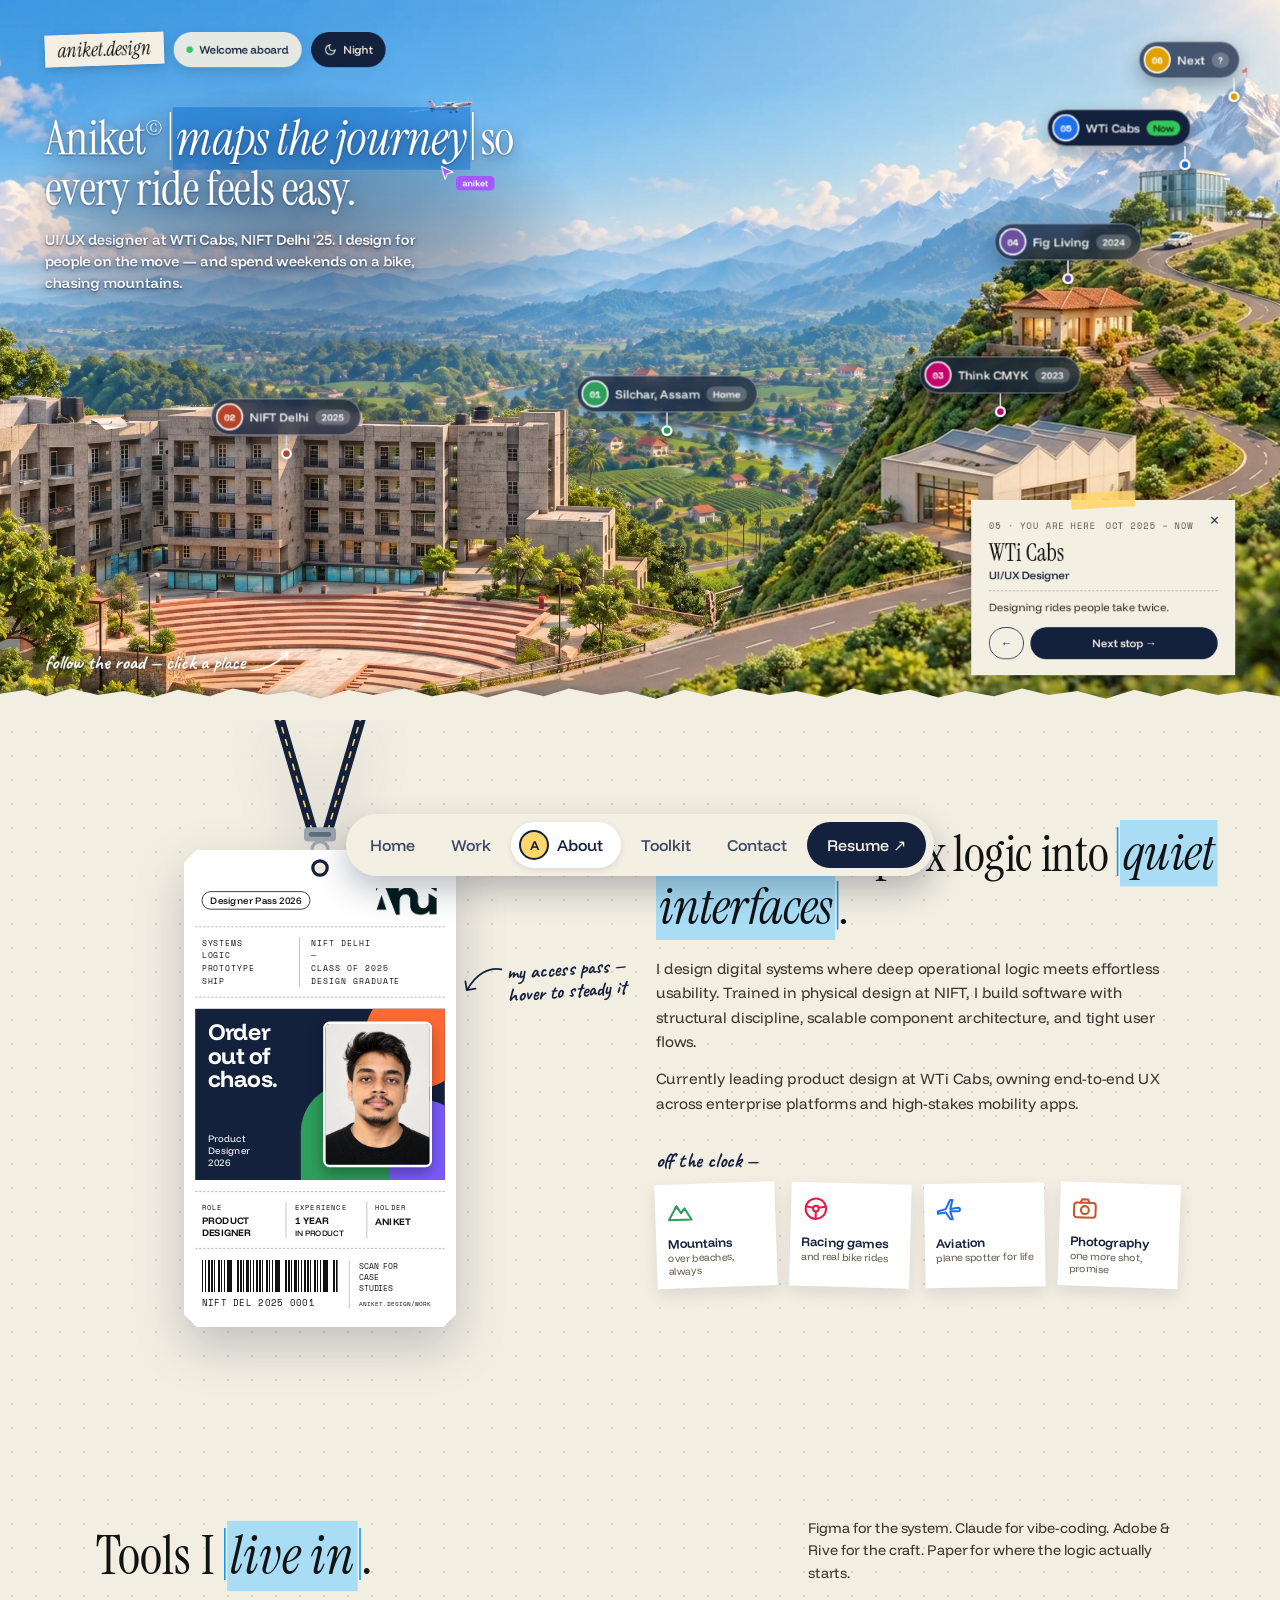
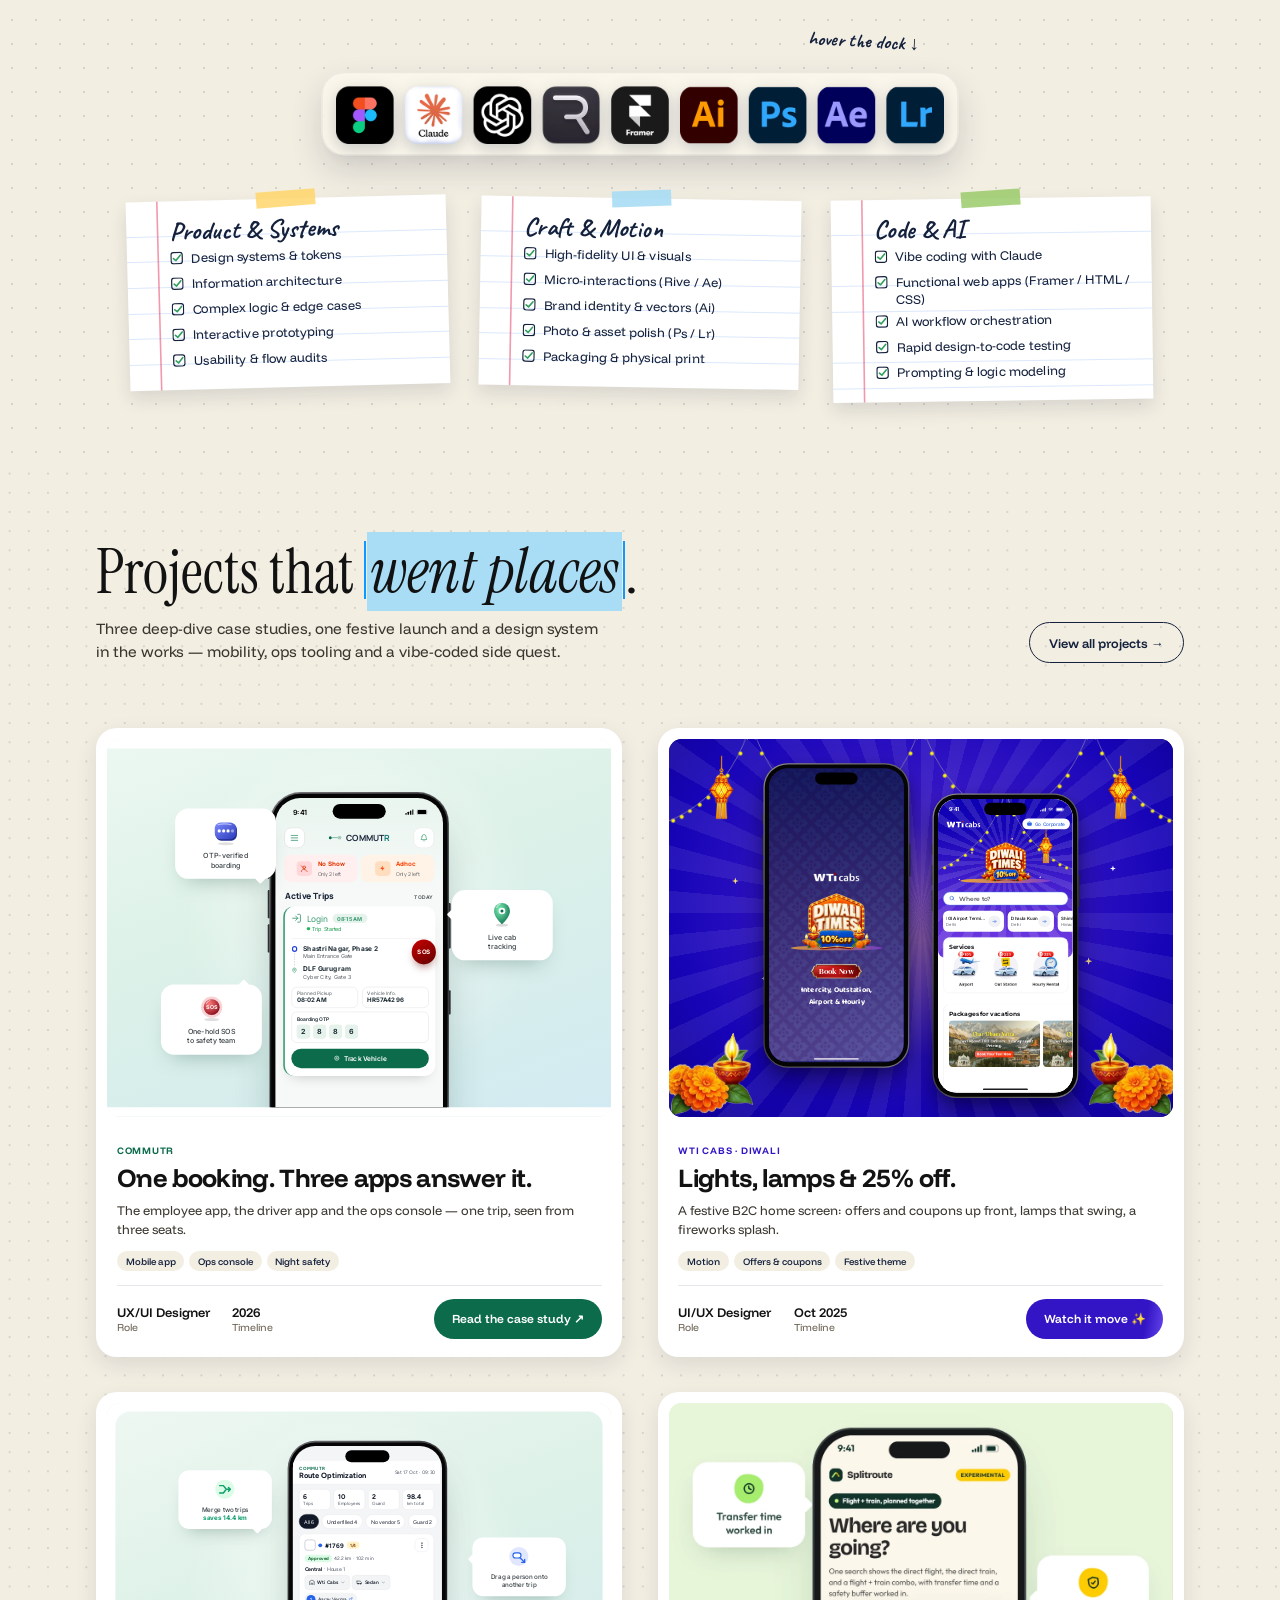
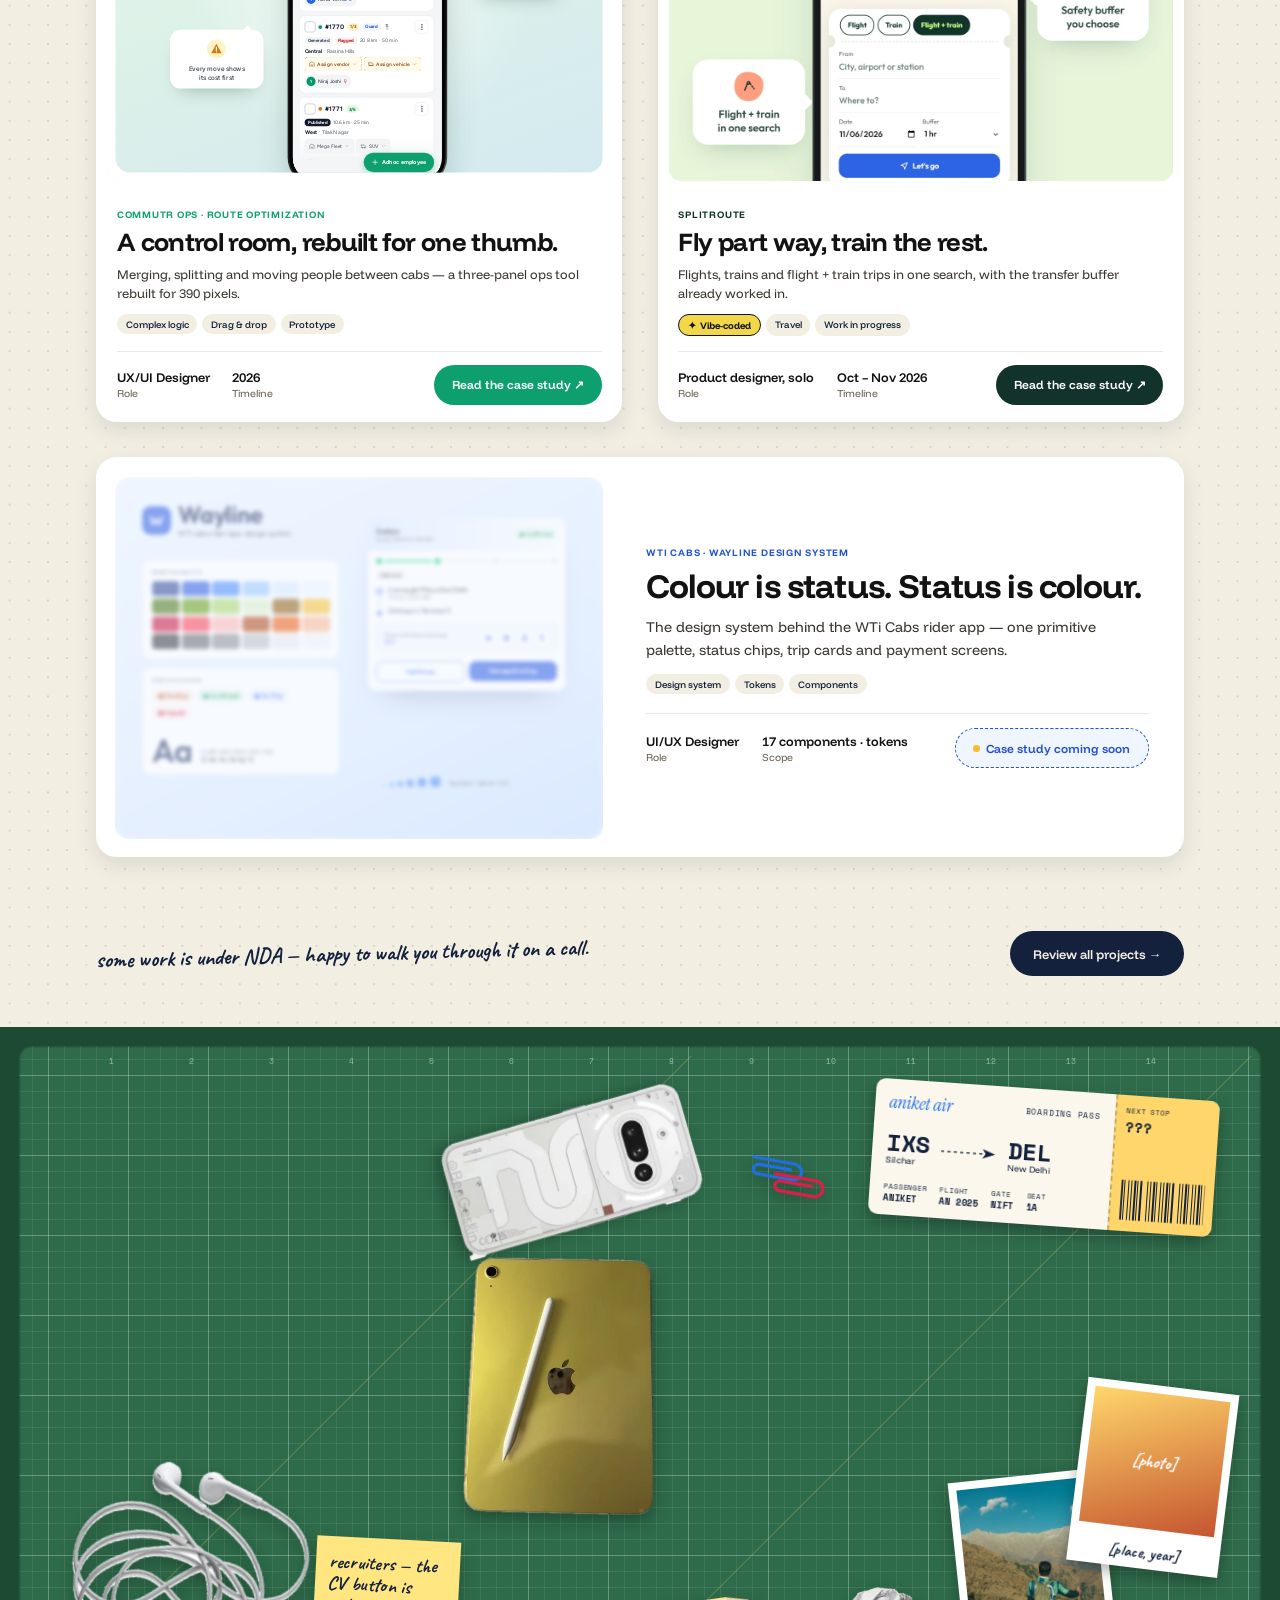
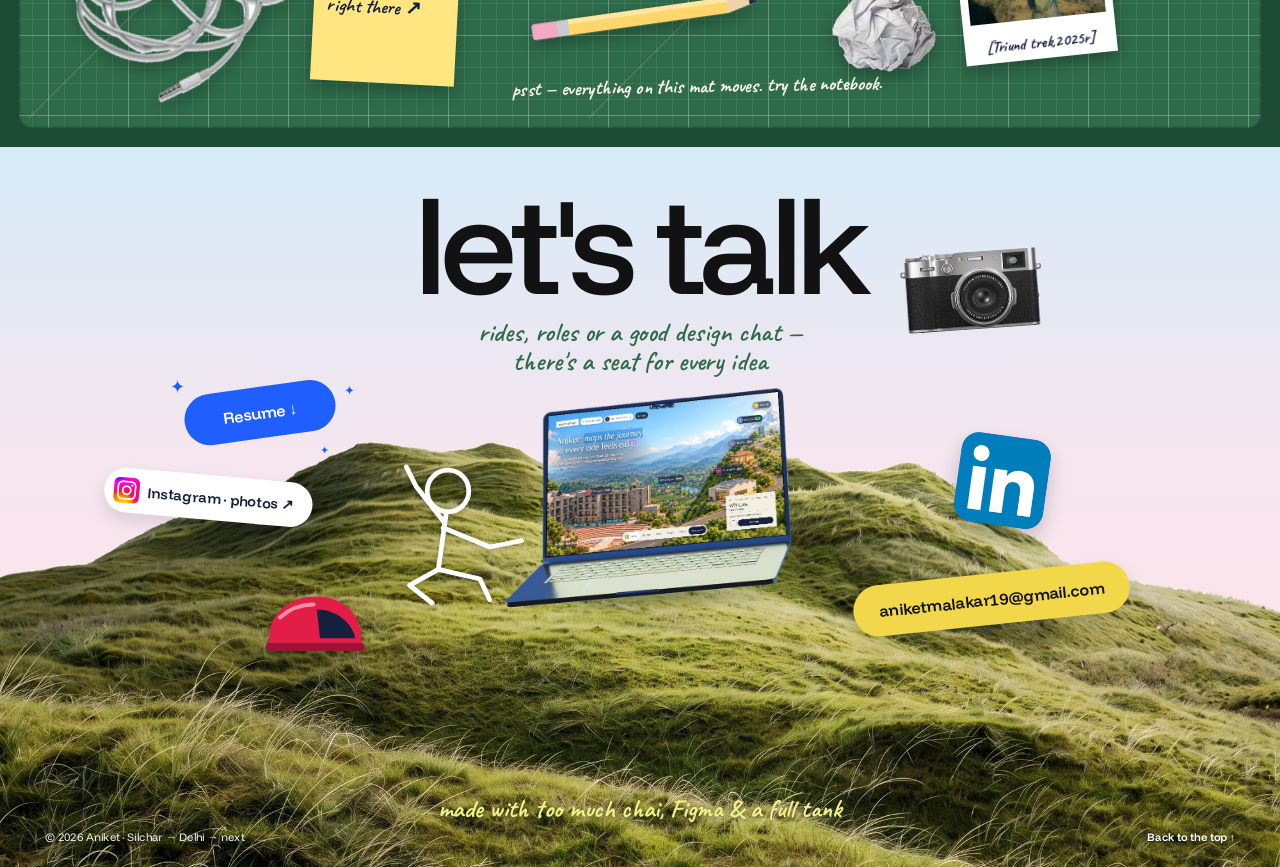
<file: index.html>
<!doctype html>
<html lang="en">
<head>
  <meta charset="utf-8">
  <meta name="viewport" content="width=device-width, initial-scale=1">
  <title>Aniket — UI/UX & Product Designer</title>
  <meta name="description" content="Aniket maps the journey so every ride feels easy. UI/UX designer at WTi Cabs, NIFT Delhi 2025.">
  <meta property="og:title" content="Aniket — UI/UX & Product Designer">
  <meta property="og:description" content="Portfolio of Aniket, UI/UX designer at WTi Cabs, NIFT Delhi 2025.">
  <meta property="og:image" content="images/og.jpg">
  <link rel="icon" href="images/about/logo.png">
  <link rel="preconnect" href="https://fonts.googleapis.com">
  <link rel="preconnect" href="https://fonts.gstatic.com" crossorigin>
  <link href="https://fonts.googleapis.com/css2?family=Funnel+Display:wght@300;400;500;600;700;800&family=Instrument+Serif:ital@0;1&family=Caveat:wght@600;700&family=Space+Mono:wght@400;700&display=swap" rel="stylesheet">
  <style>
    html { scroll-behavior: smooth; }
    body { margin: 0; background: #f3eee2; -webkit-font-smoothing: antialiased; overflow-x: clip; }
    section { scroll-margin-top: 0; }
    .mock { pointer-events: none; }  /* thumbnails are pictures, not buttons */
    #root:empty::before { content: "Loading…"; display: block; padding: 40px; font-family: sans-serif; color: #14213d; }
  </style>
</head>
<body>
  <div id="root"></div>
  <noscript>This portfolio needs JavaScript turned on.</noscript>
  <script src="config.js"></script>
  <script src="boards.js"></script>
  <script src="app.js"></script>
</body>
</html>
</file>
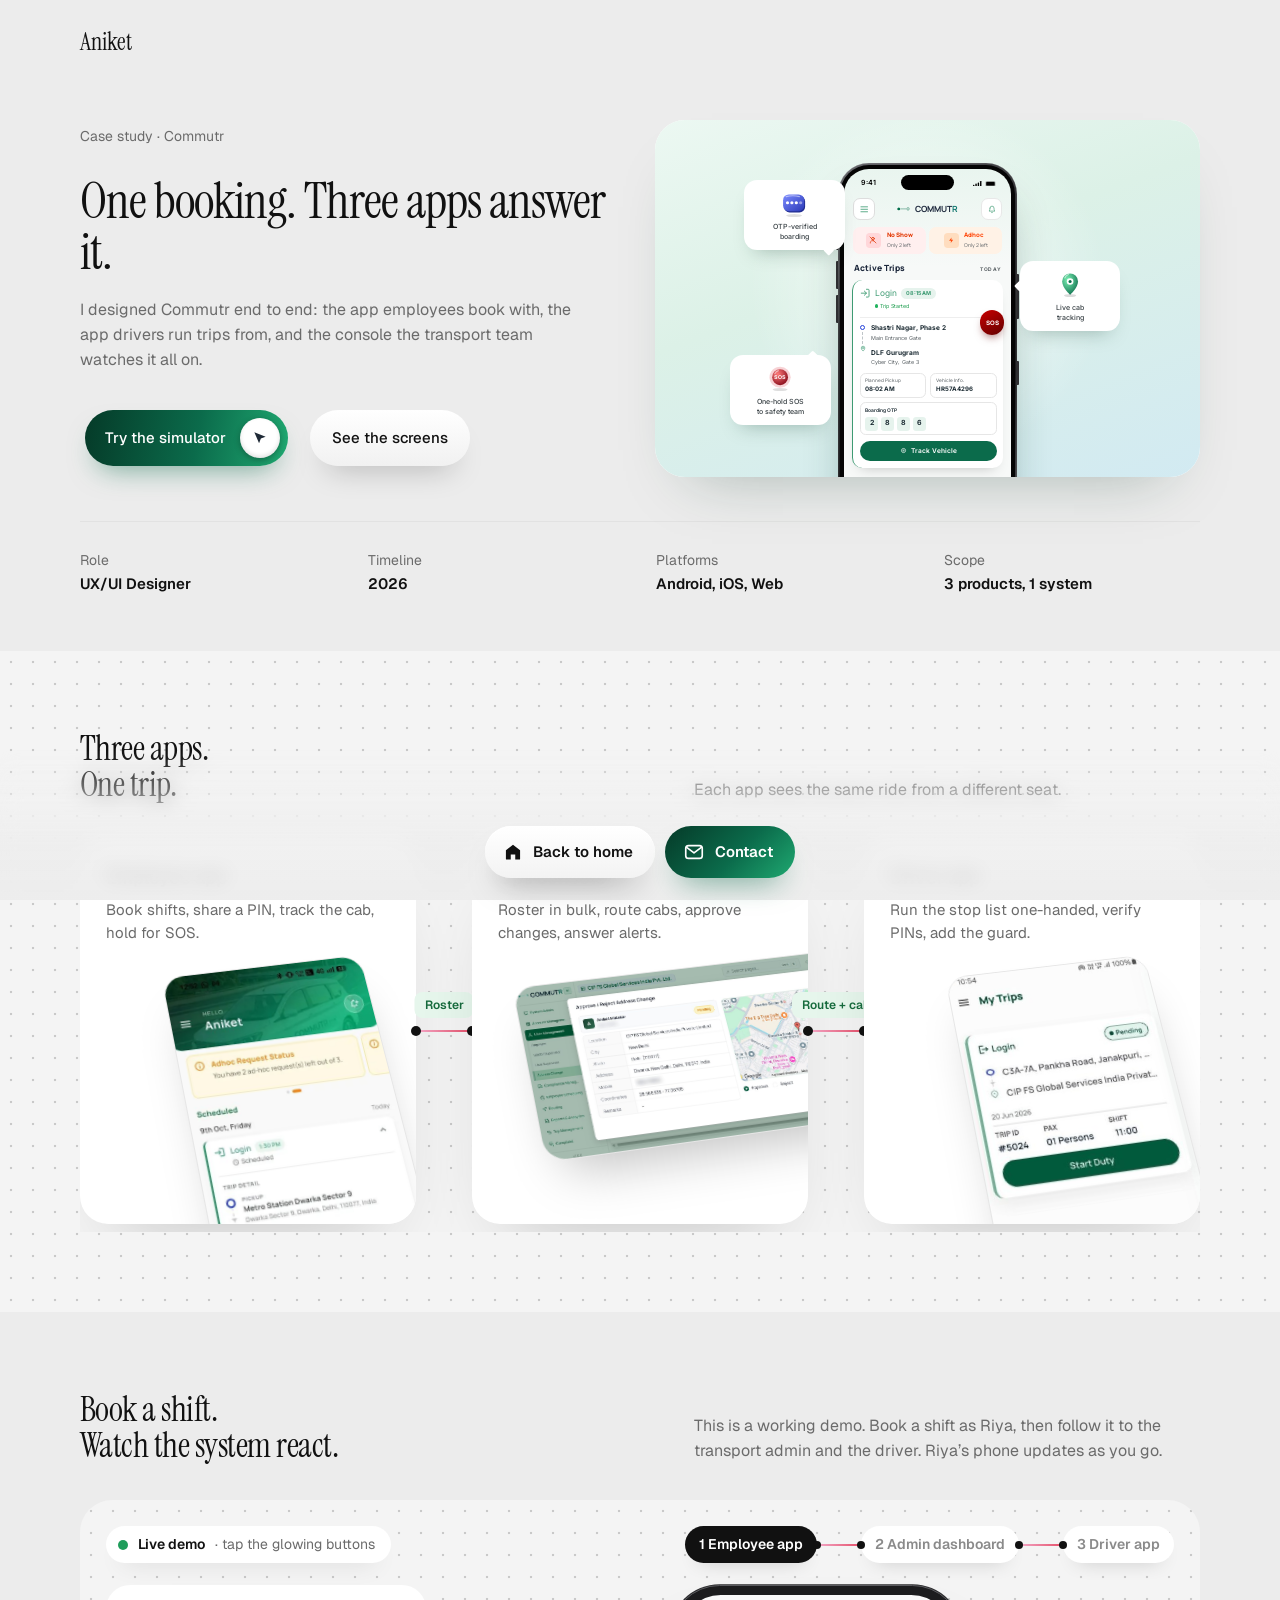
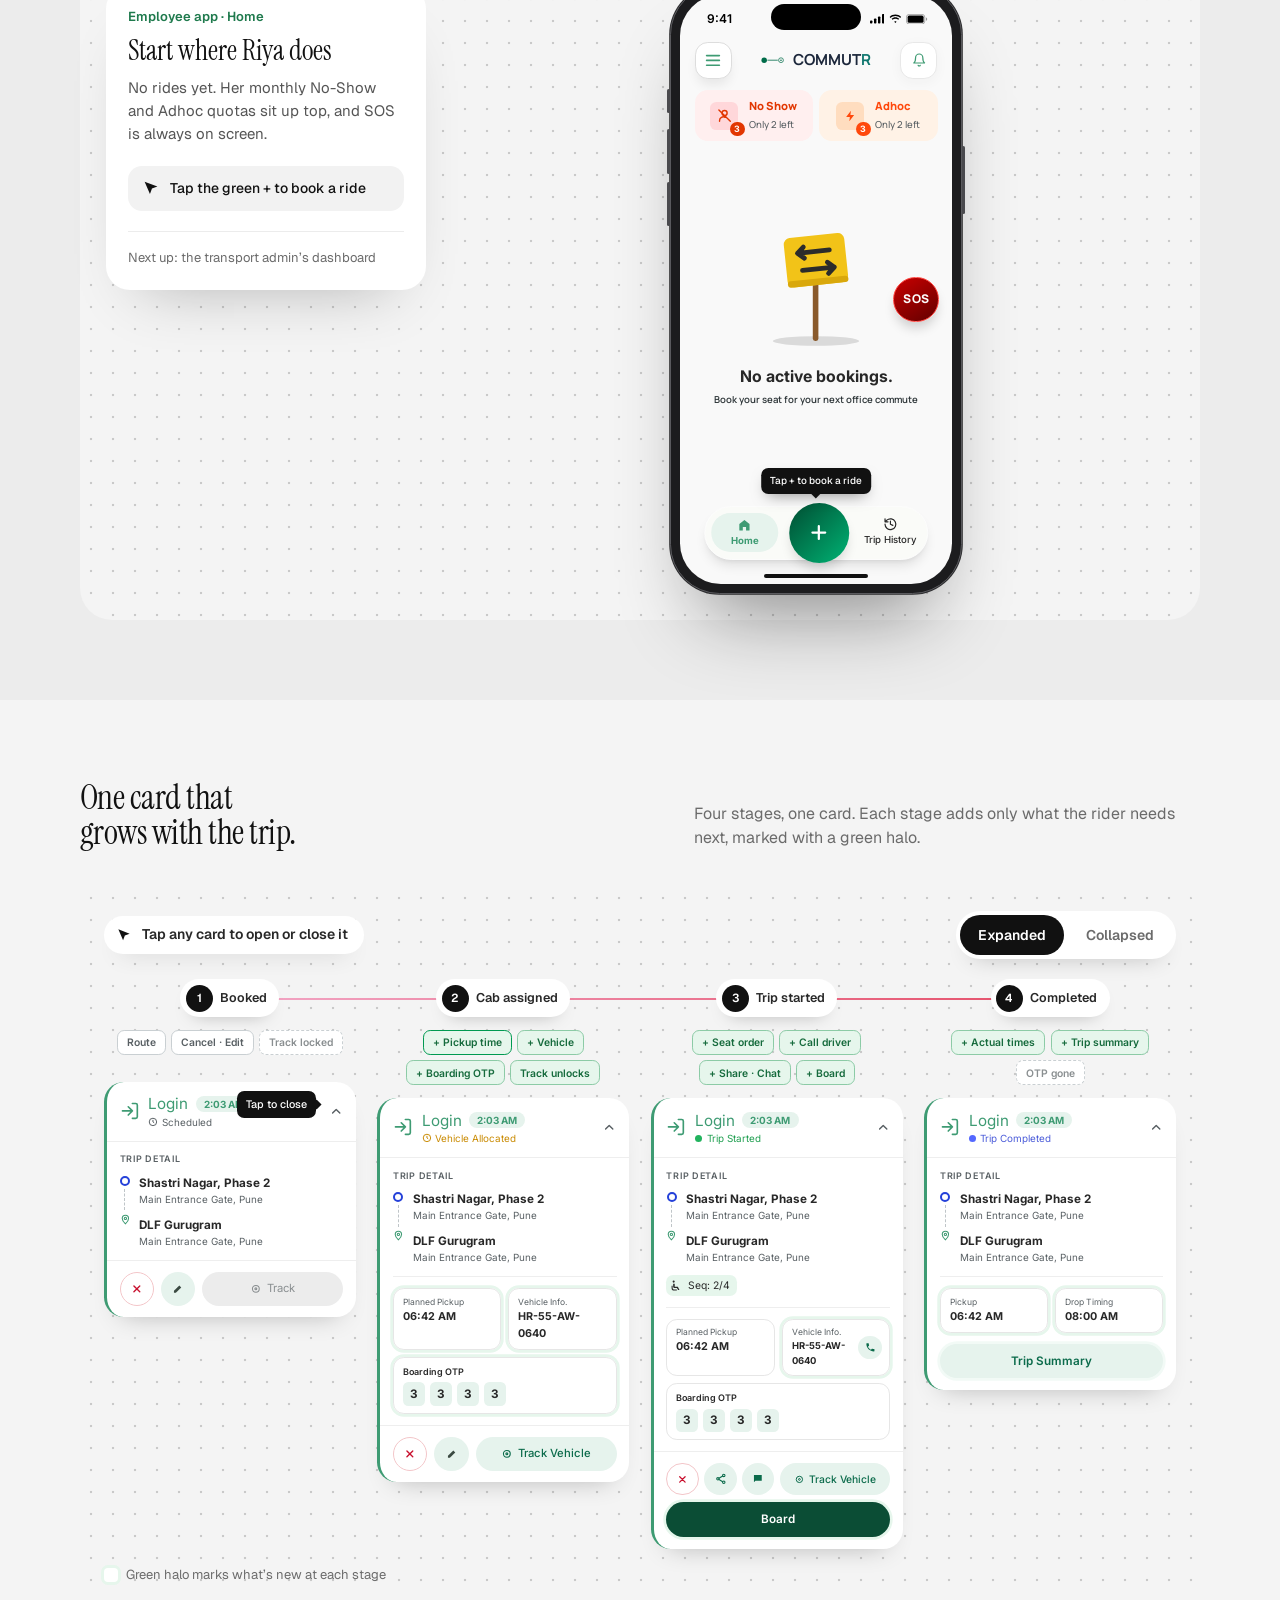
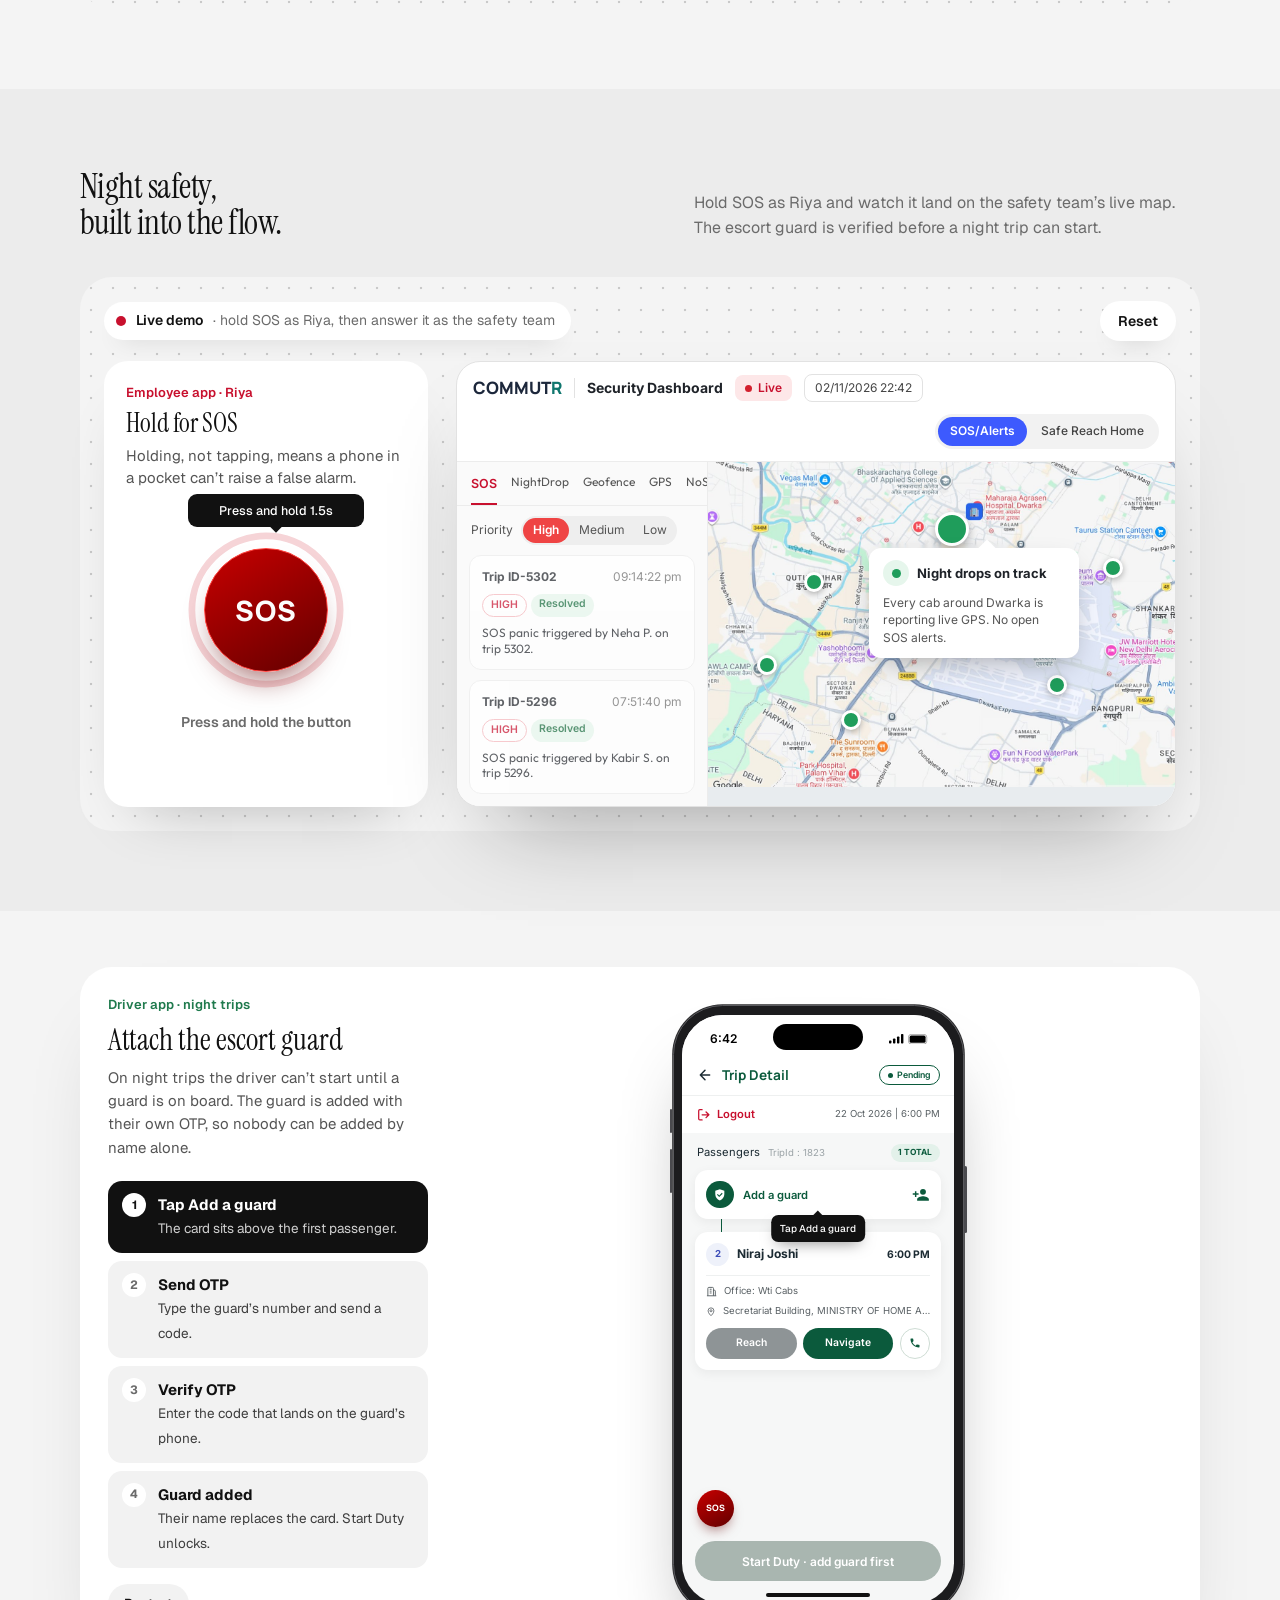
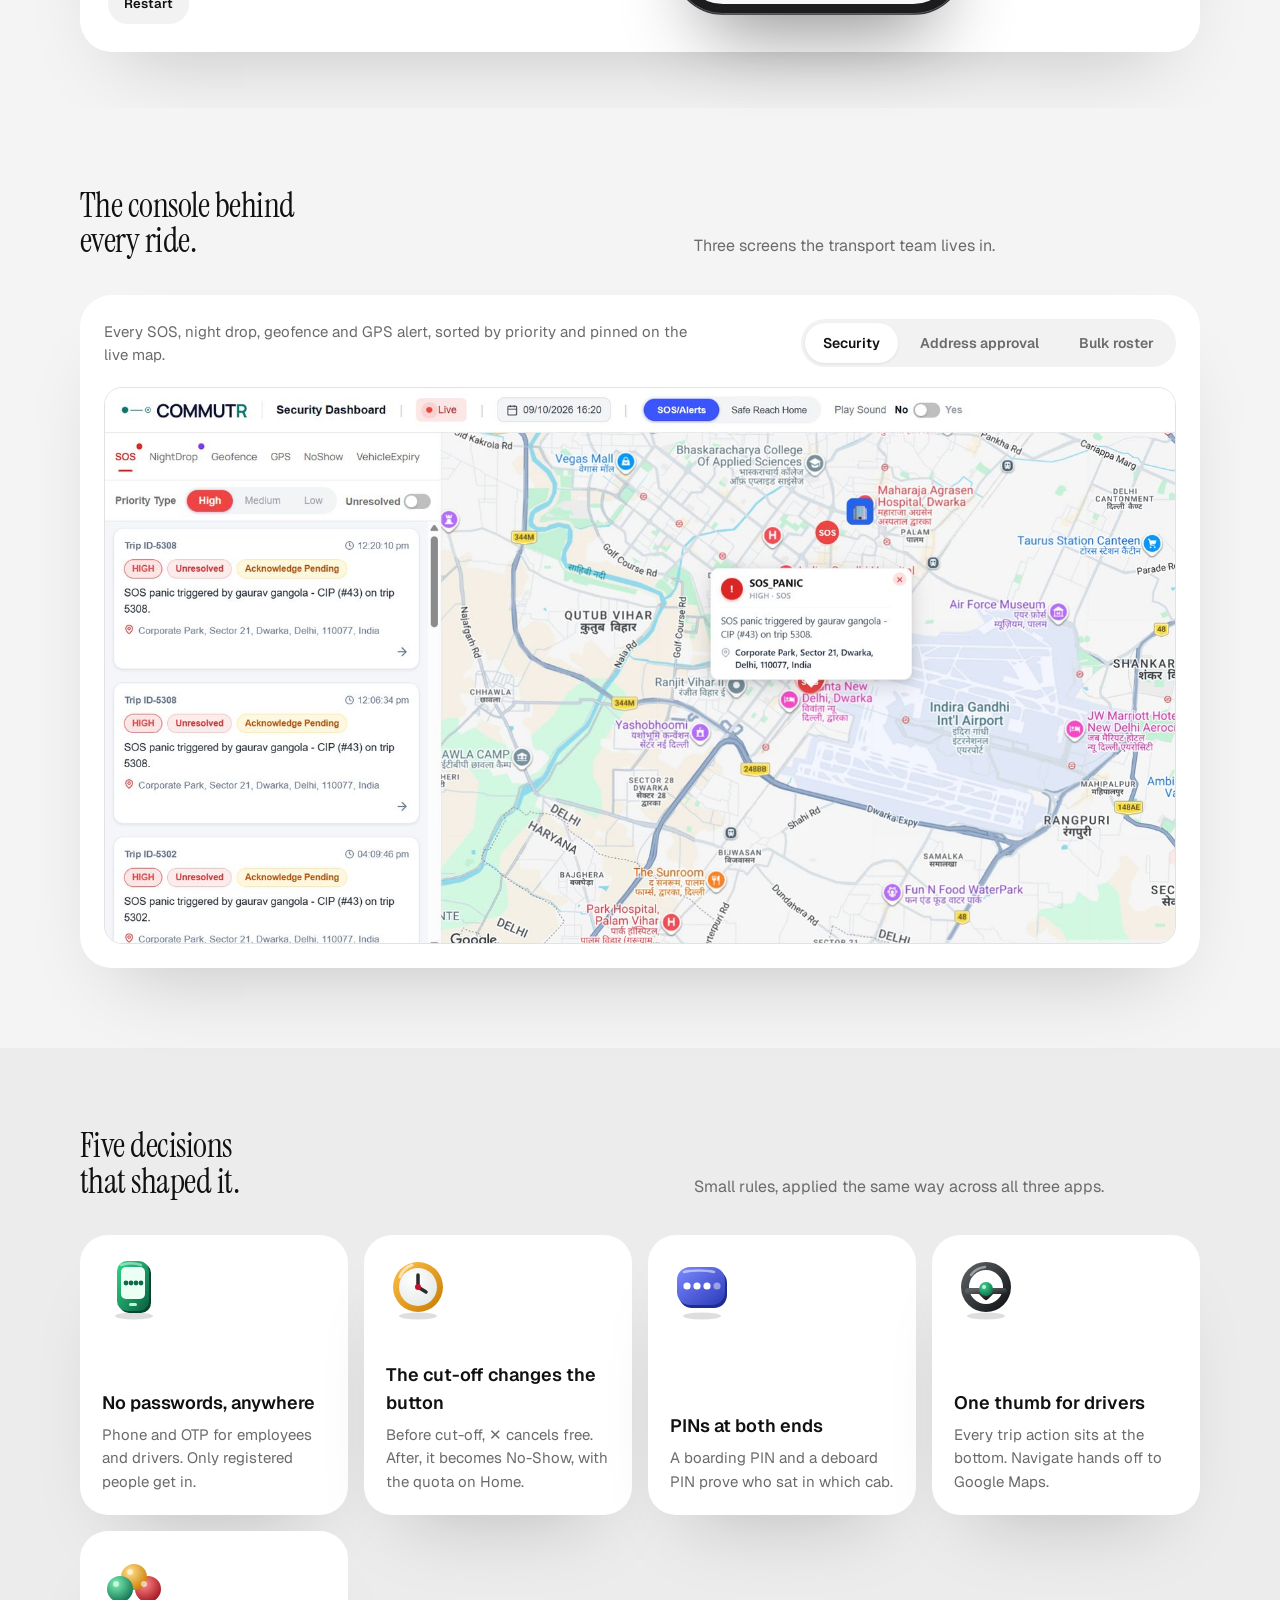
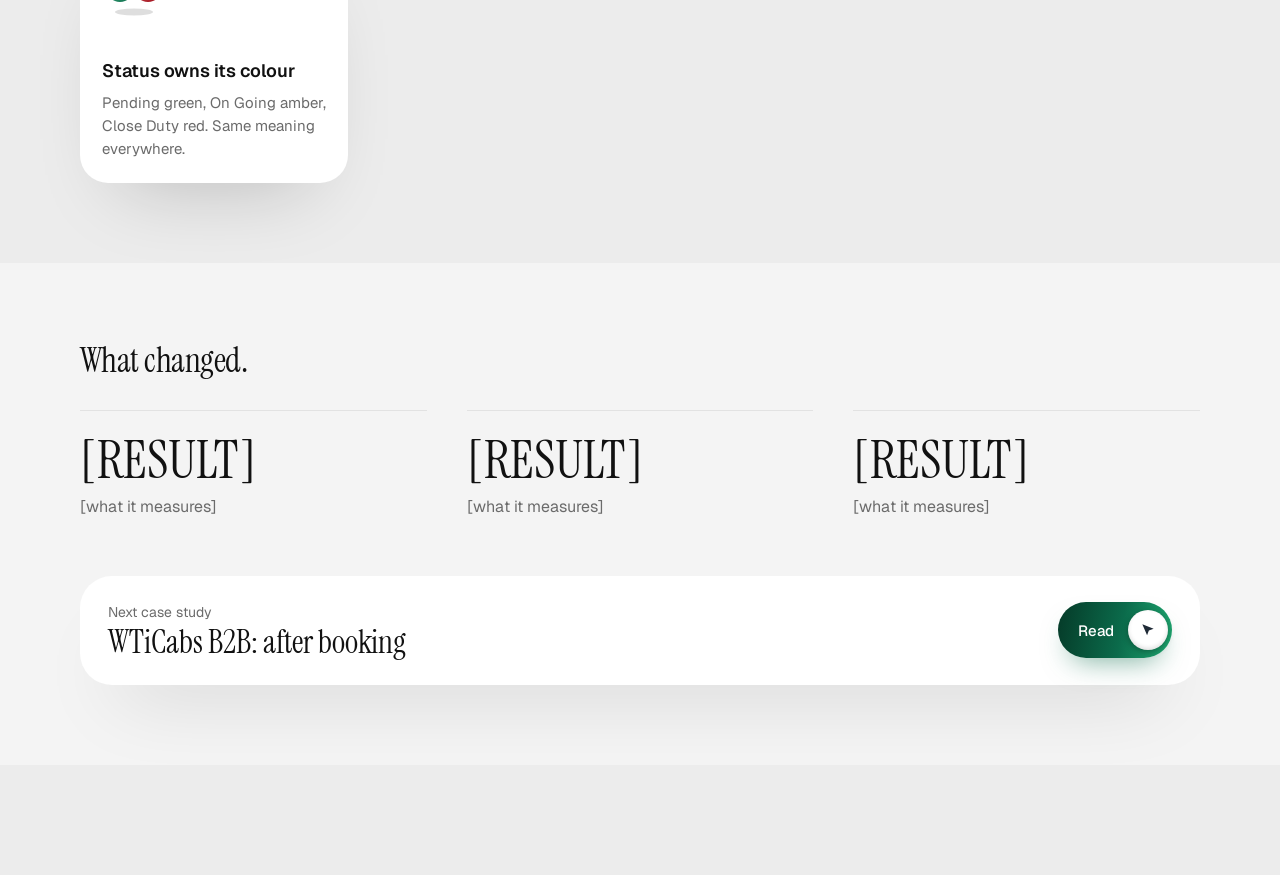
<file: commutr.html>
<!doctype html>
<html lang="en">
<head>
  <meta charset="utf-8">
  <meta name="viewport" content="width=device-width, initial-scale=1">
  <title>Commutr case study — Aniket</title>
  <meta name="description" content="Aniket maps the journey so every ride feels easy. UI/UX designer at WTi Cabs, NIFT Delhi 2025.">
  <meta property="og:title" content="Aniket — UI/UX & Product Designer">
  <meta property="og:description" content="Portfolio of Aniket, UI/UX designer at WTi Cabs, NIFT Delhi 2025.">
  <meta property="og:image" content="images/og.jpg">
  <link rel="icon" href="images/about/logo.png">
  <link rel="preconnect" href="https://fonts.googleapis.com">
  <link rel="preconnect" href="https://fonts.gstatic.com" crossorigin>
  <link href="https://fonts.googleapis.com/css2?family=Funnel+Display:wght@300;400;500;600;700;800&family=Instrument+Serif:ital@0;1&family=Caveat:wght@600;700&family=Space+Mono:wght@400;700&display=swap" rel="stylesheet">
  <style>
    html { scroll-behavior: smooth; }
    body { margin: 0; background: #f3eee2; -webkit-font-smoothing: antialiased; overflow-x: clip; }
    section { scroll-margin-top: 0; }
    .mock { pointer-events: none; }  /* thumbnails are pictures, not buttons */
    #root:empty::before { content: "Loading…"; display: block; padding: 40px; font-family: sans-serif; color: #14213d; }
  </style>
</head>
<body data-page="case:Commutr-rewz">
  <div id="root"></div>
  <noscript>This portfolio needs JavaScript turned on.</noscript>
  <script src="config.js"></script>
  <script src="boards.js"></script>
  <script src="app.js"></script>
</body>
</html>
</file>
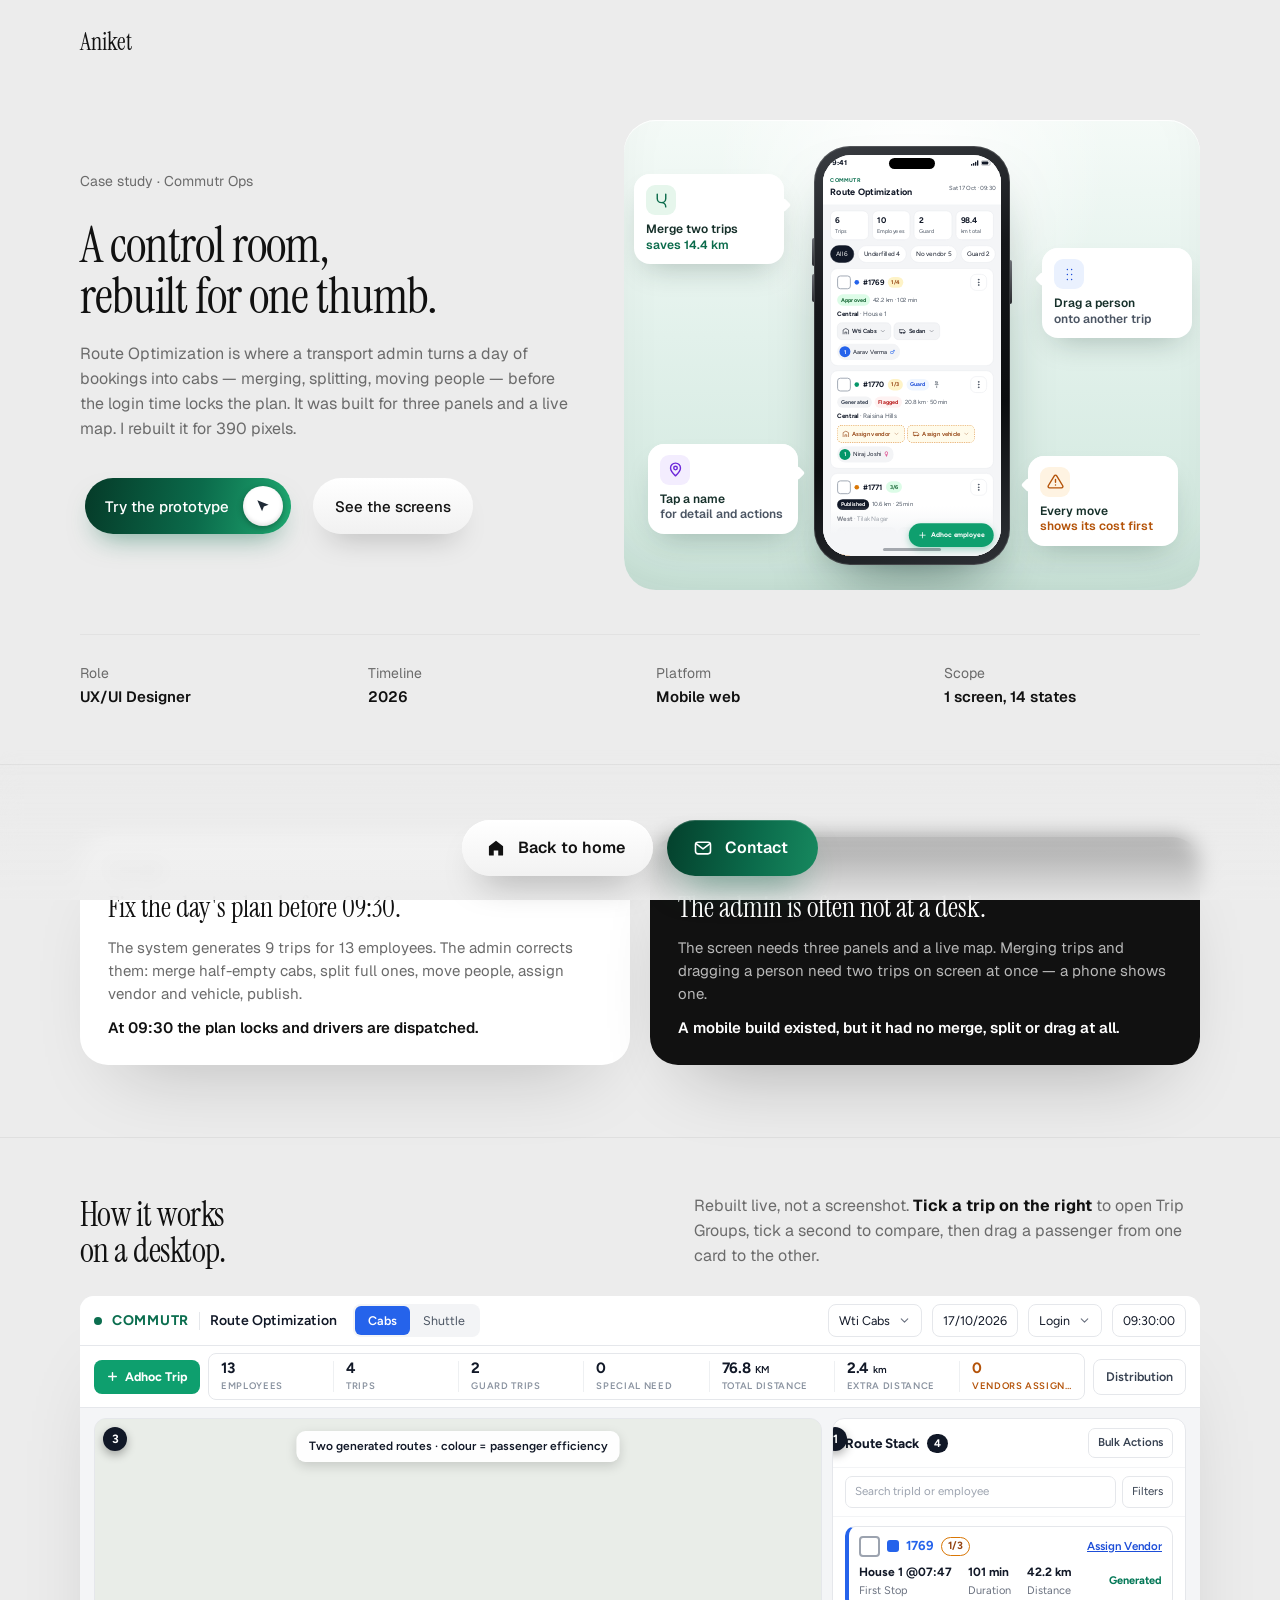
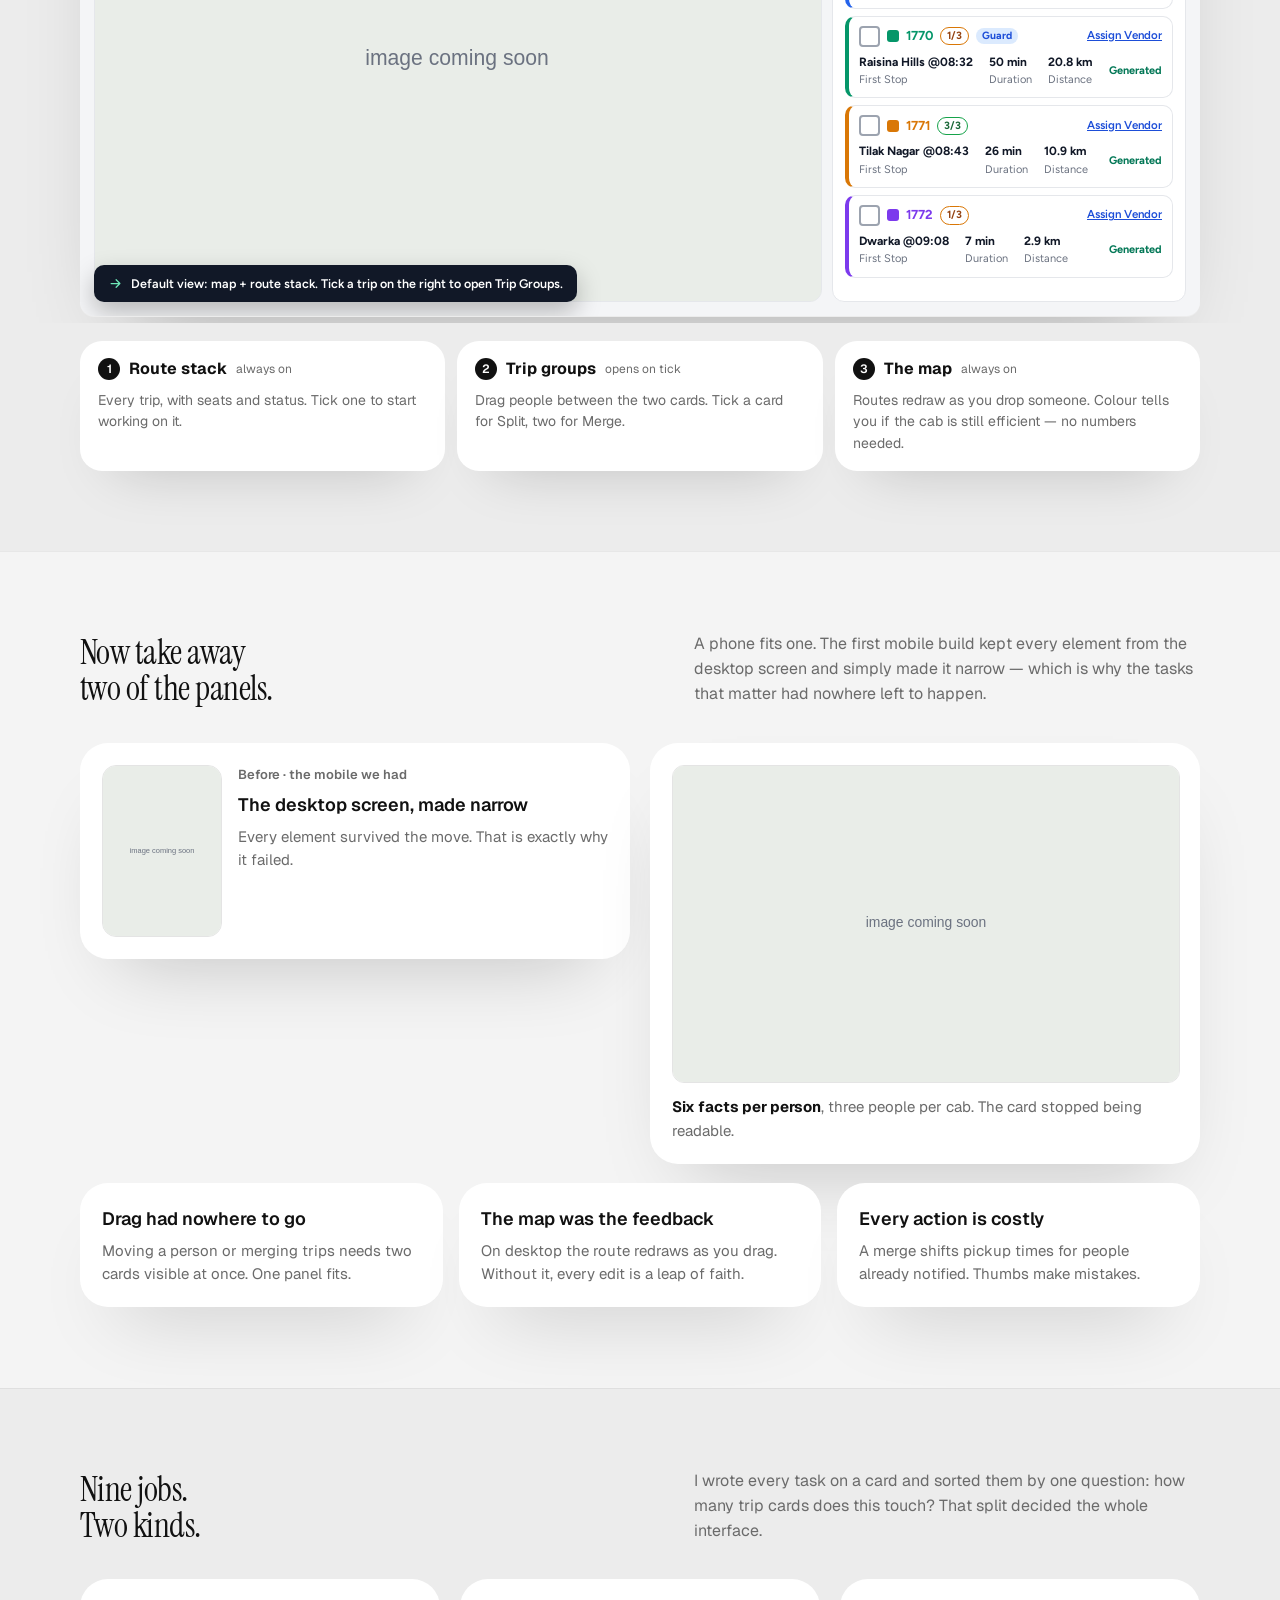
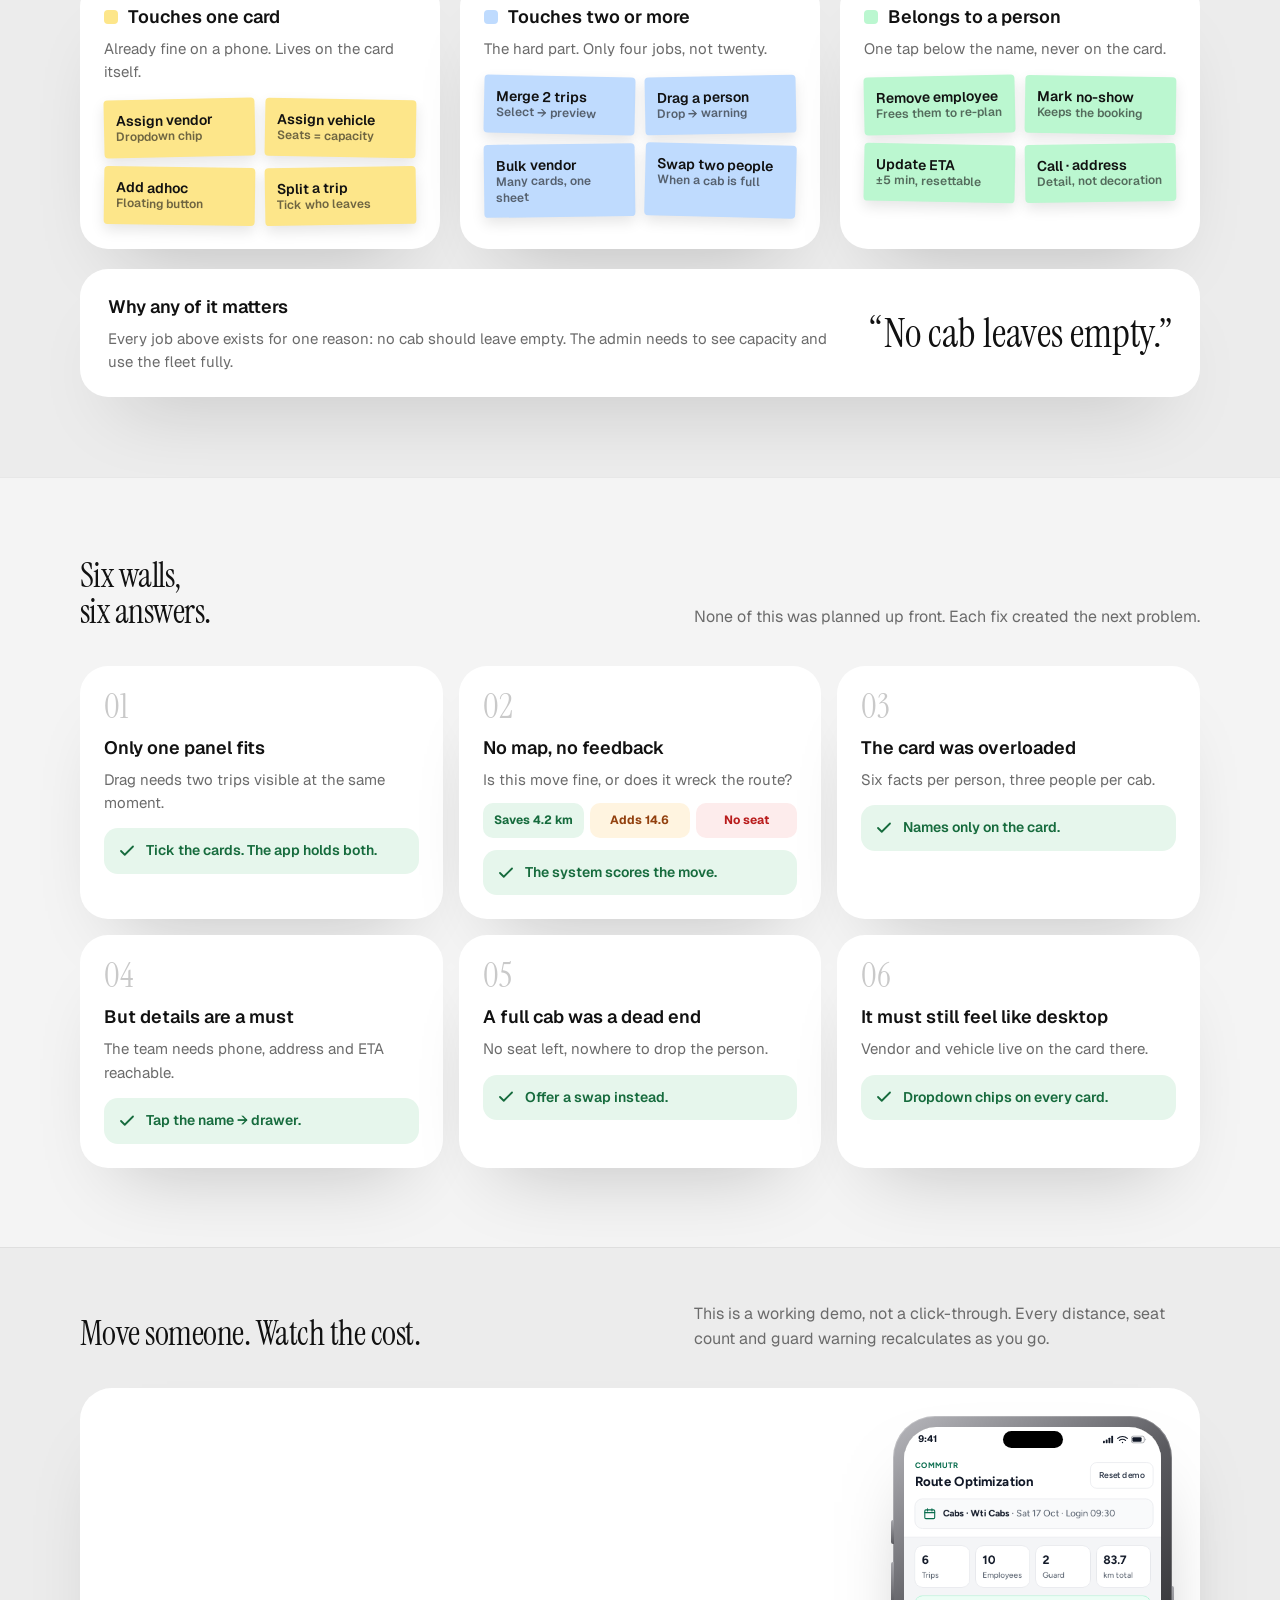
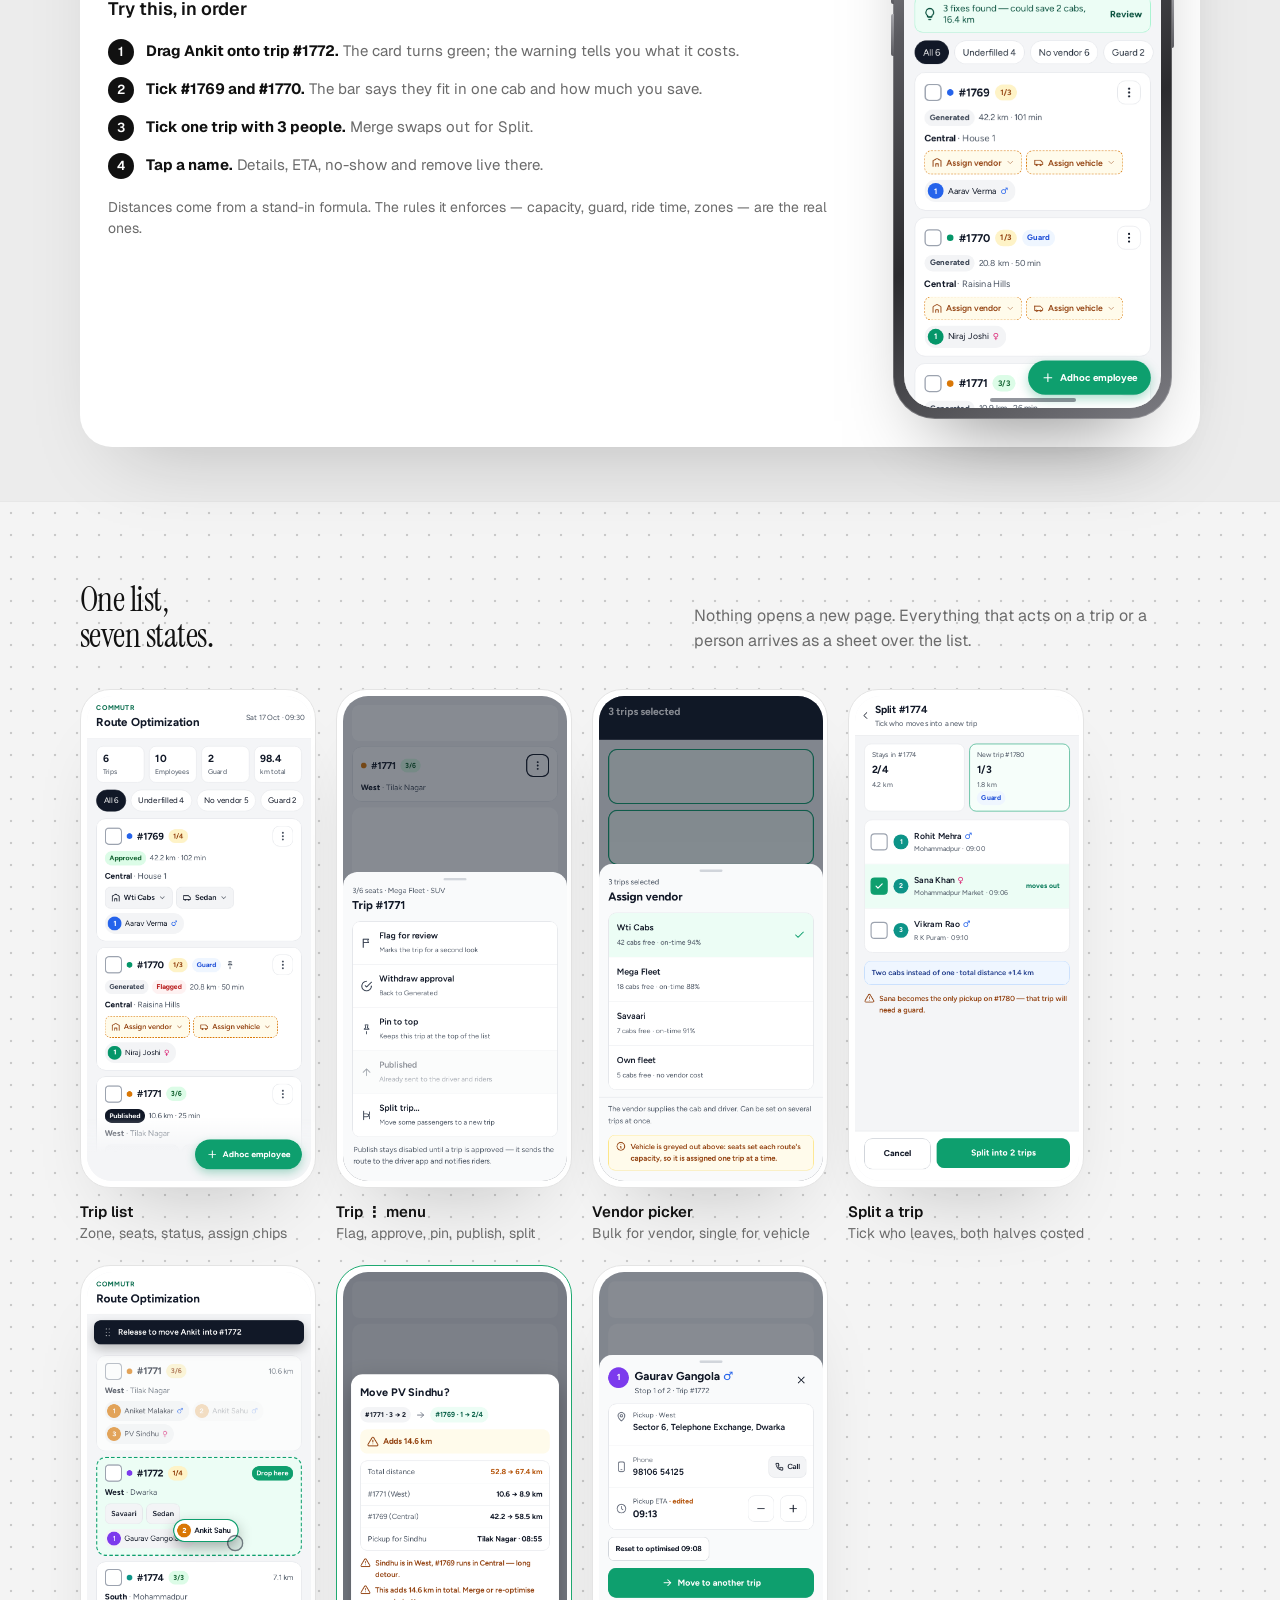
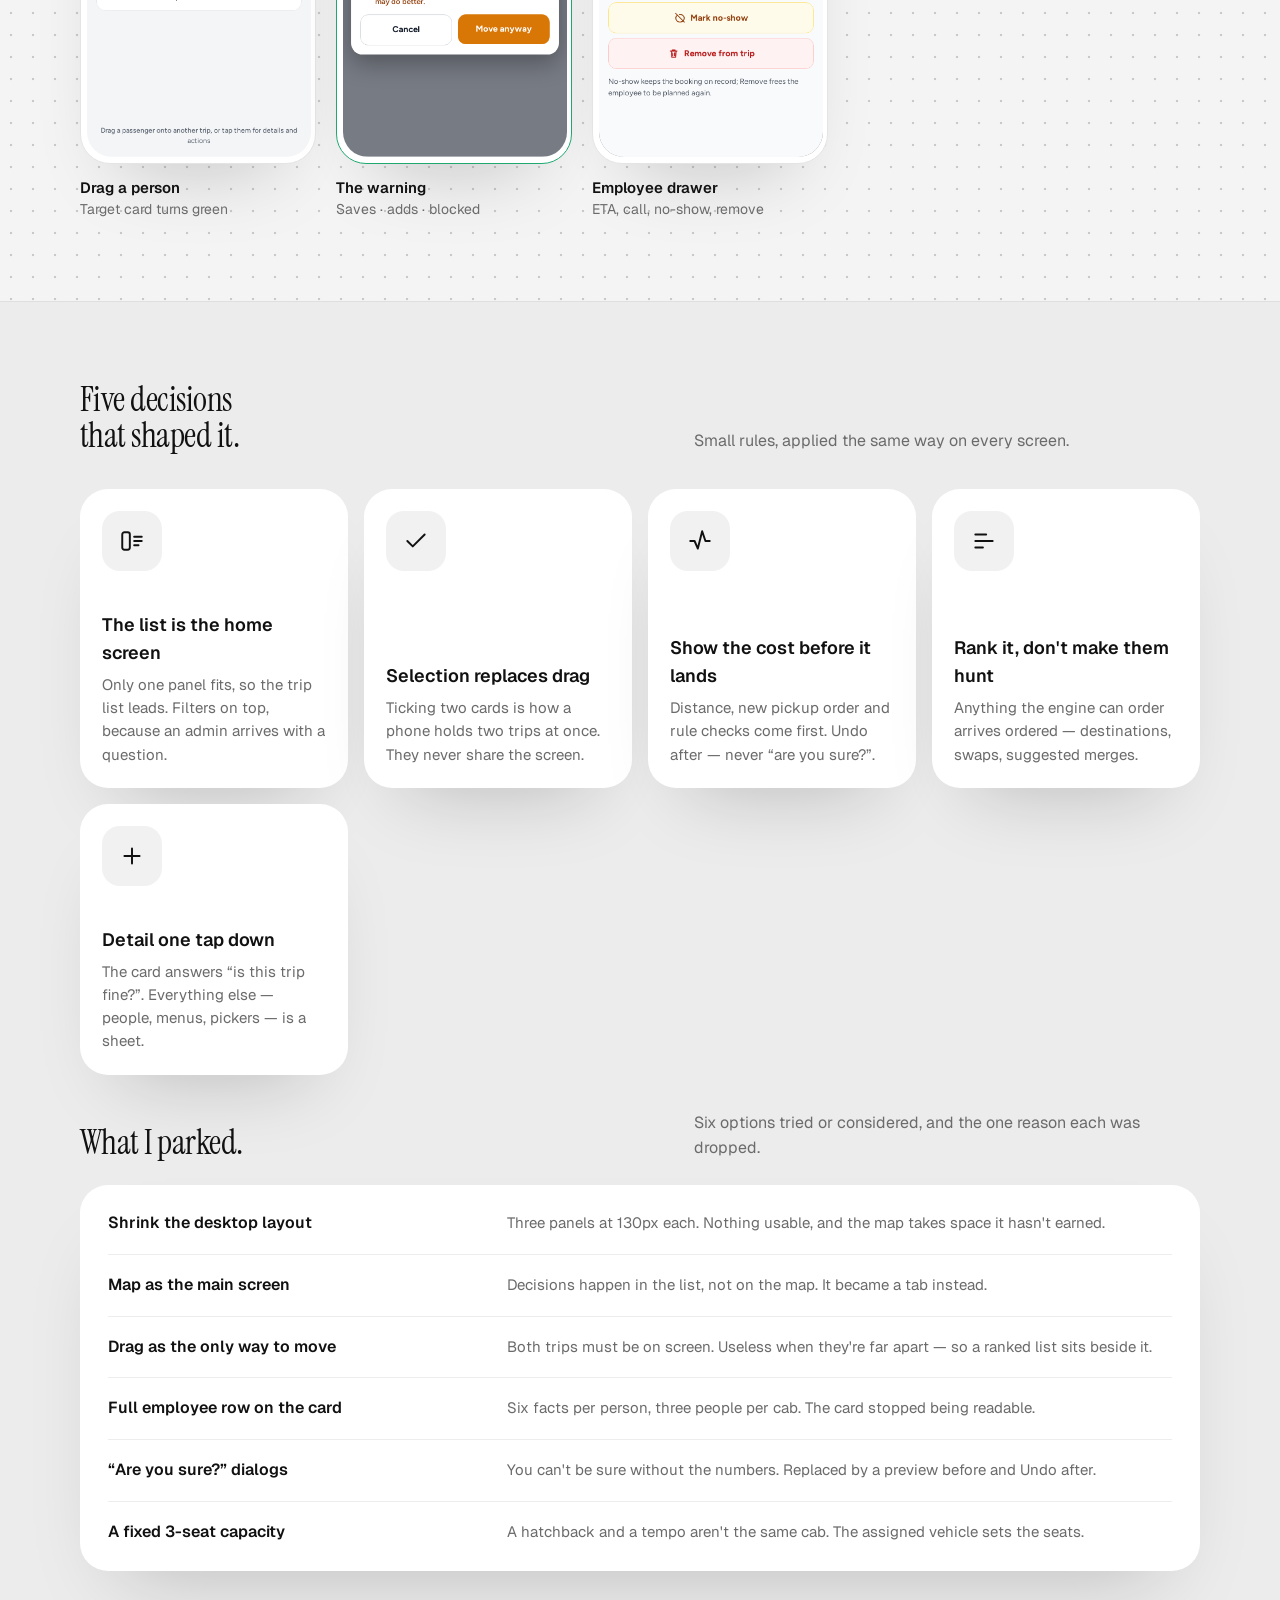
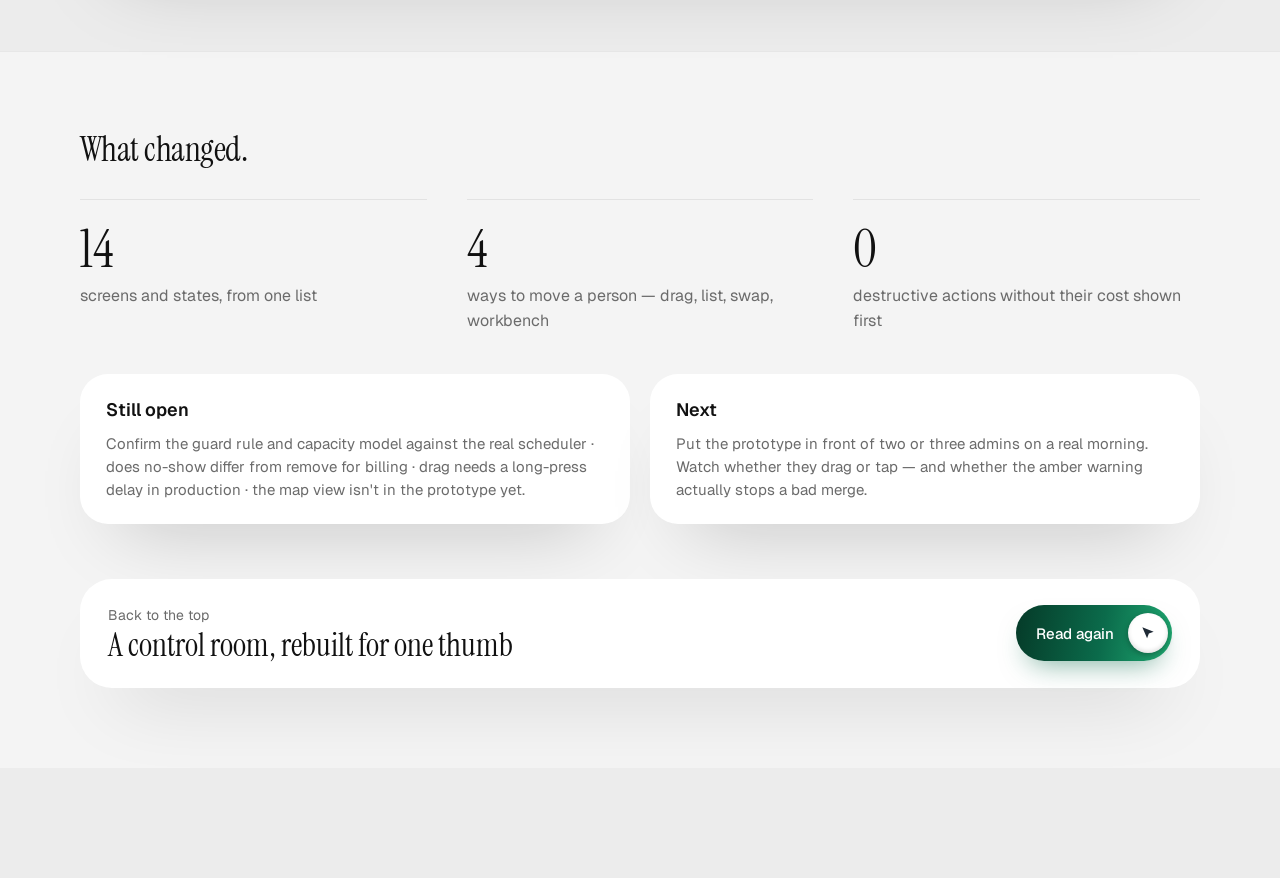
<file: route-optimization.html>
<!doctype html>
<html lang="en">
<head>
  <meta charset="utf-8">
  <meta name="viewport" content="width=device-width, initial-scale=1">
  <title>Route Optimization case study — Aniket</title>
  <meta name="description" content="Aniket maps the journey so every ride feels easy. UI/UX designer at WTi Cabs, NIFT Delhi 2025.">
  <meta property="og:title" content="Aniket — UI/UX & Product Designer">
  <meta property="og:description" content="Portfolio of Aniket, UI/UX designer at WTi Cabs, NIFT Delhi 2025.">
  <meta property="og:image" content="images/og.jpg">
  <link rel="icon" href="images/about/logo.png">
  <link rel="preconnect" href="https://fonts.googleapis.com">
  <link rel="preconnect" href="https://fonts.gstatic.com" crossorigin>
  <link href="https://fonts.googleapis.com/css2?family=Funnel+Display:wght@300;400;500;600;700;800&family=Instrument+Serif:ital@0;1&family=Caveat:wght@600;700&family=Space+Mono:wght@400;700&display=swap" rel="stylesheet">
  <style>
    html { scroll-behavior: smooth; }
    body { margin: 0; background: #f3eee2; -webkit-font-smoothing: antialiased; overflow-x: clip; }
    section { scroll-margin-top: 0; }
    .mock { pointer-events: none; }  /* thumbnails are pictures, not buttons */
    #root:empty::before { content: "Loading…"; display: block; padding: 40px; font-family: sans-serif; color: #14213d; }
  </style>
</head>
<body data-page="case:RouteCase-5i0b">
  <div id="root"></div>
  <noscript>This portfolio needs JavaScript turned on.</noscript>
  <script src="config.js"></script>
  <script src="boards.js"></script>
  <script src="app.js"></script>
</body>
</html>
</file>
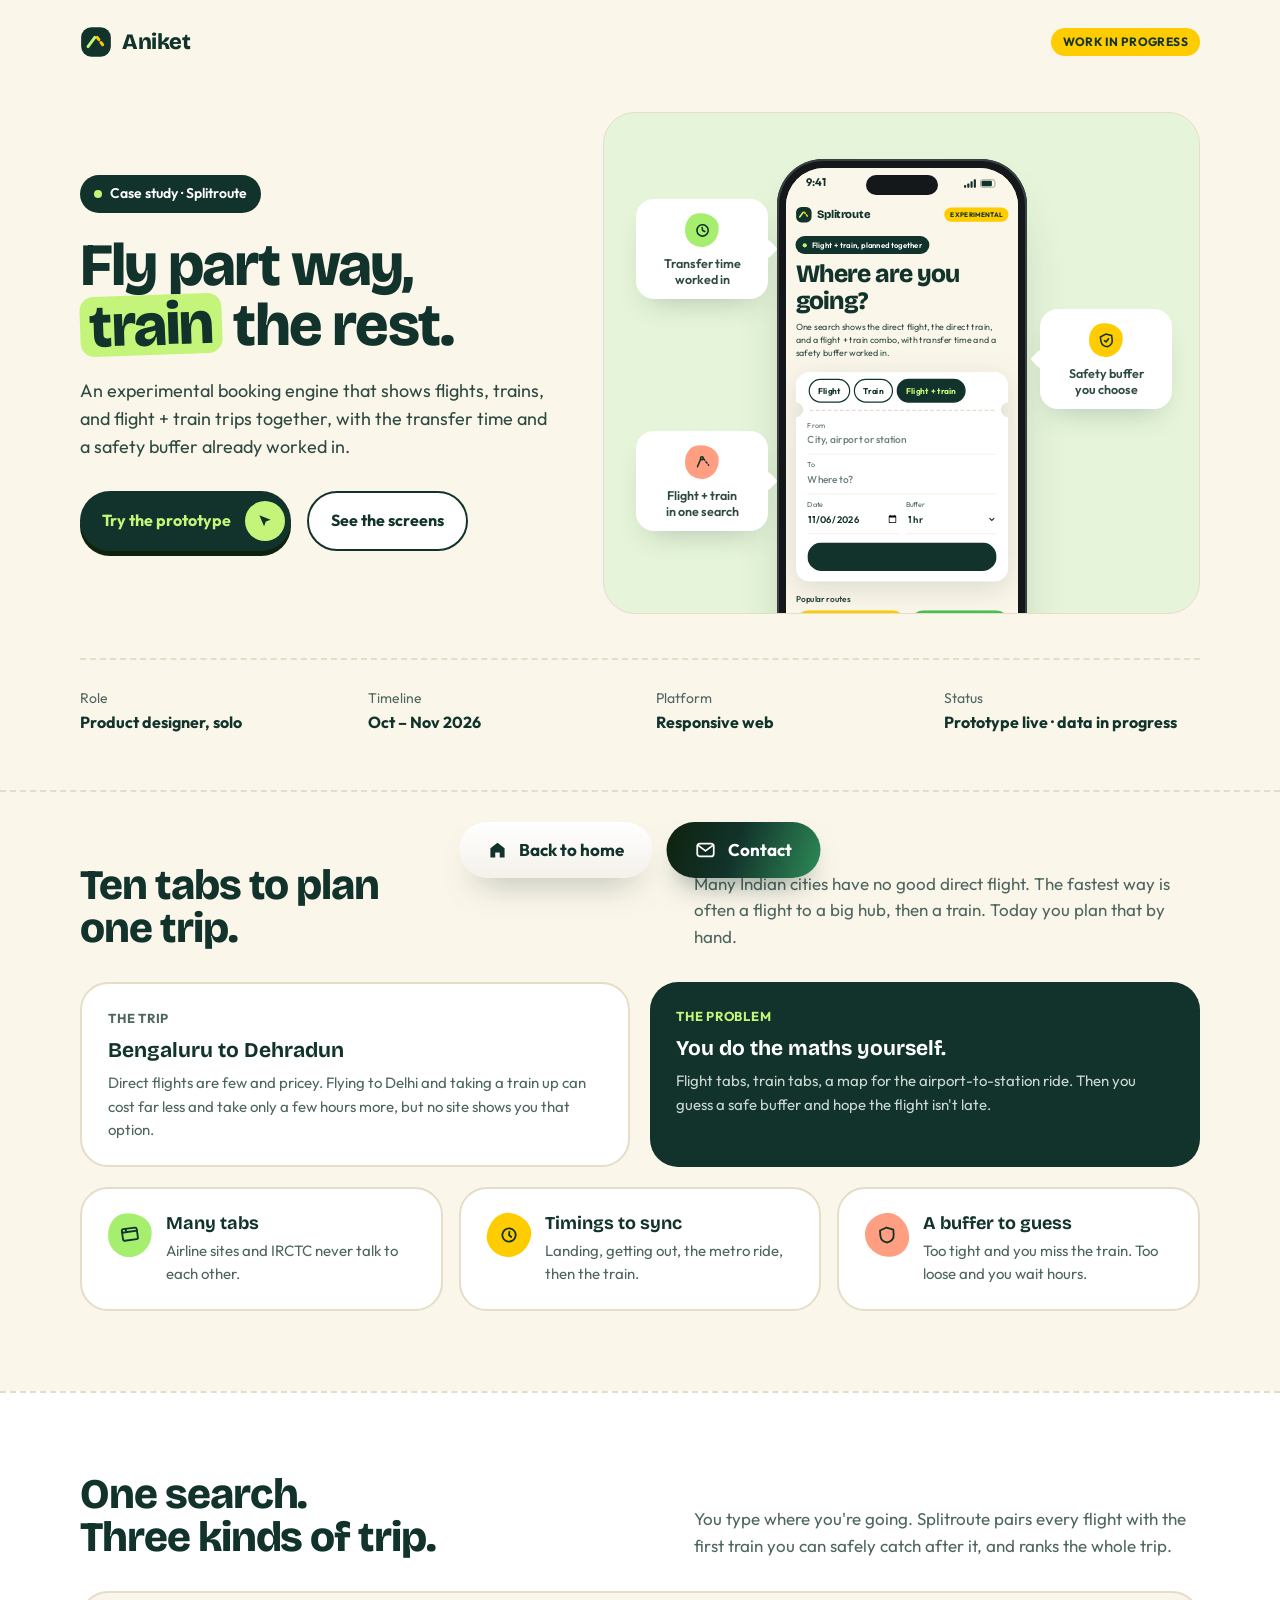
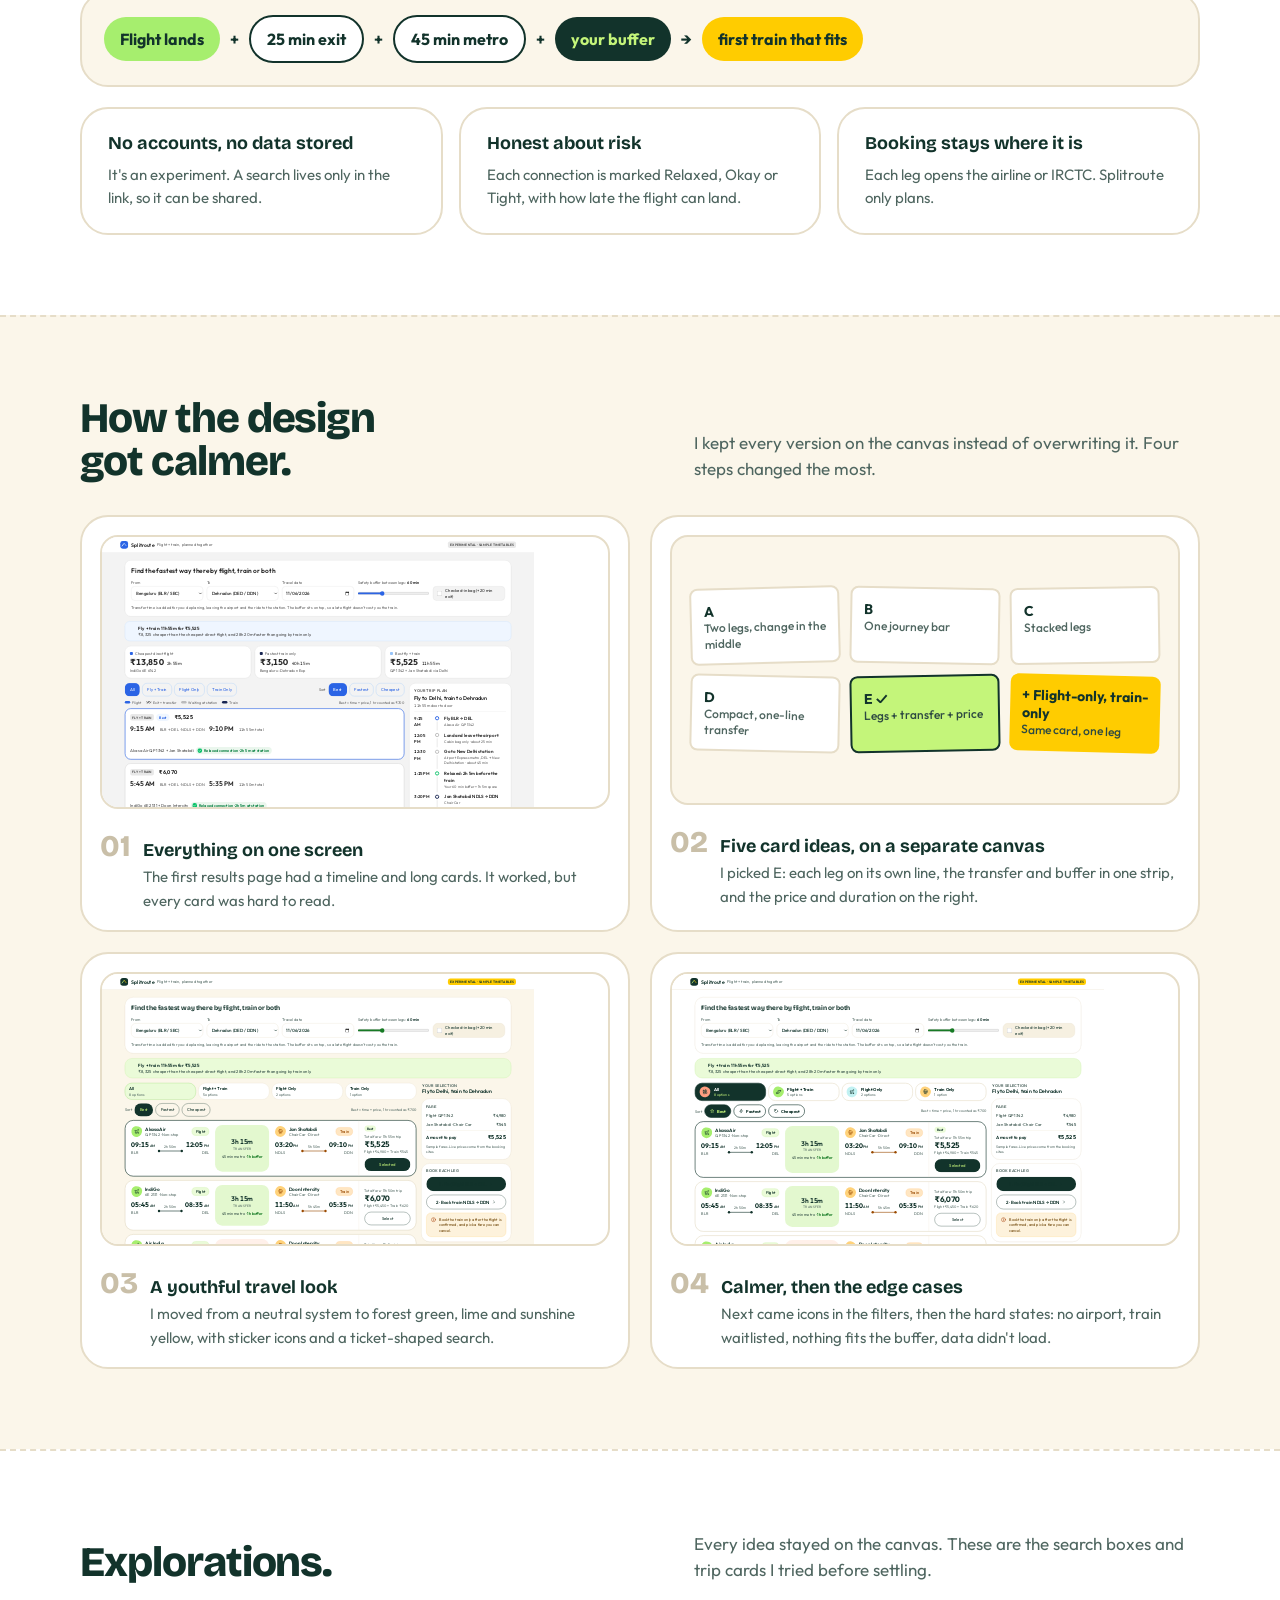
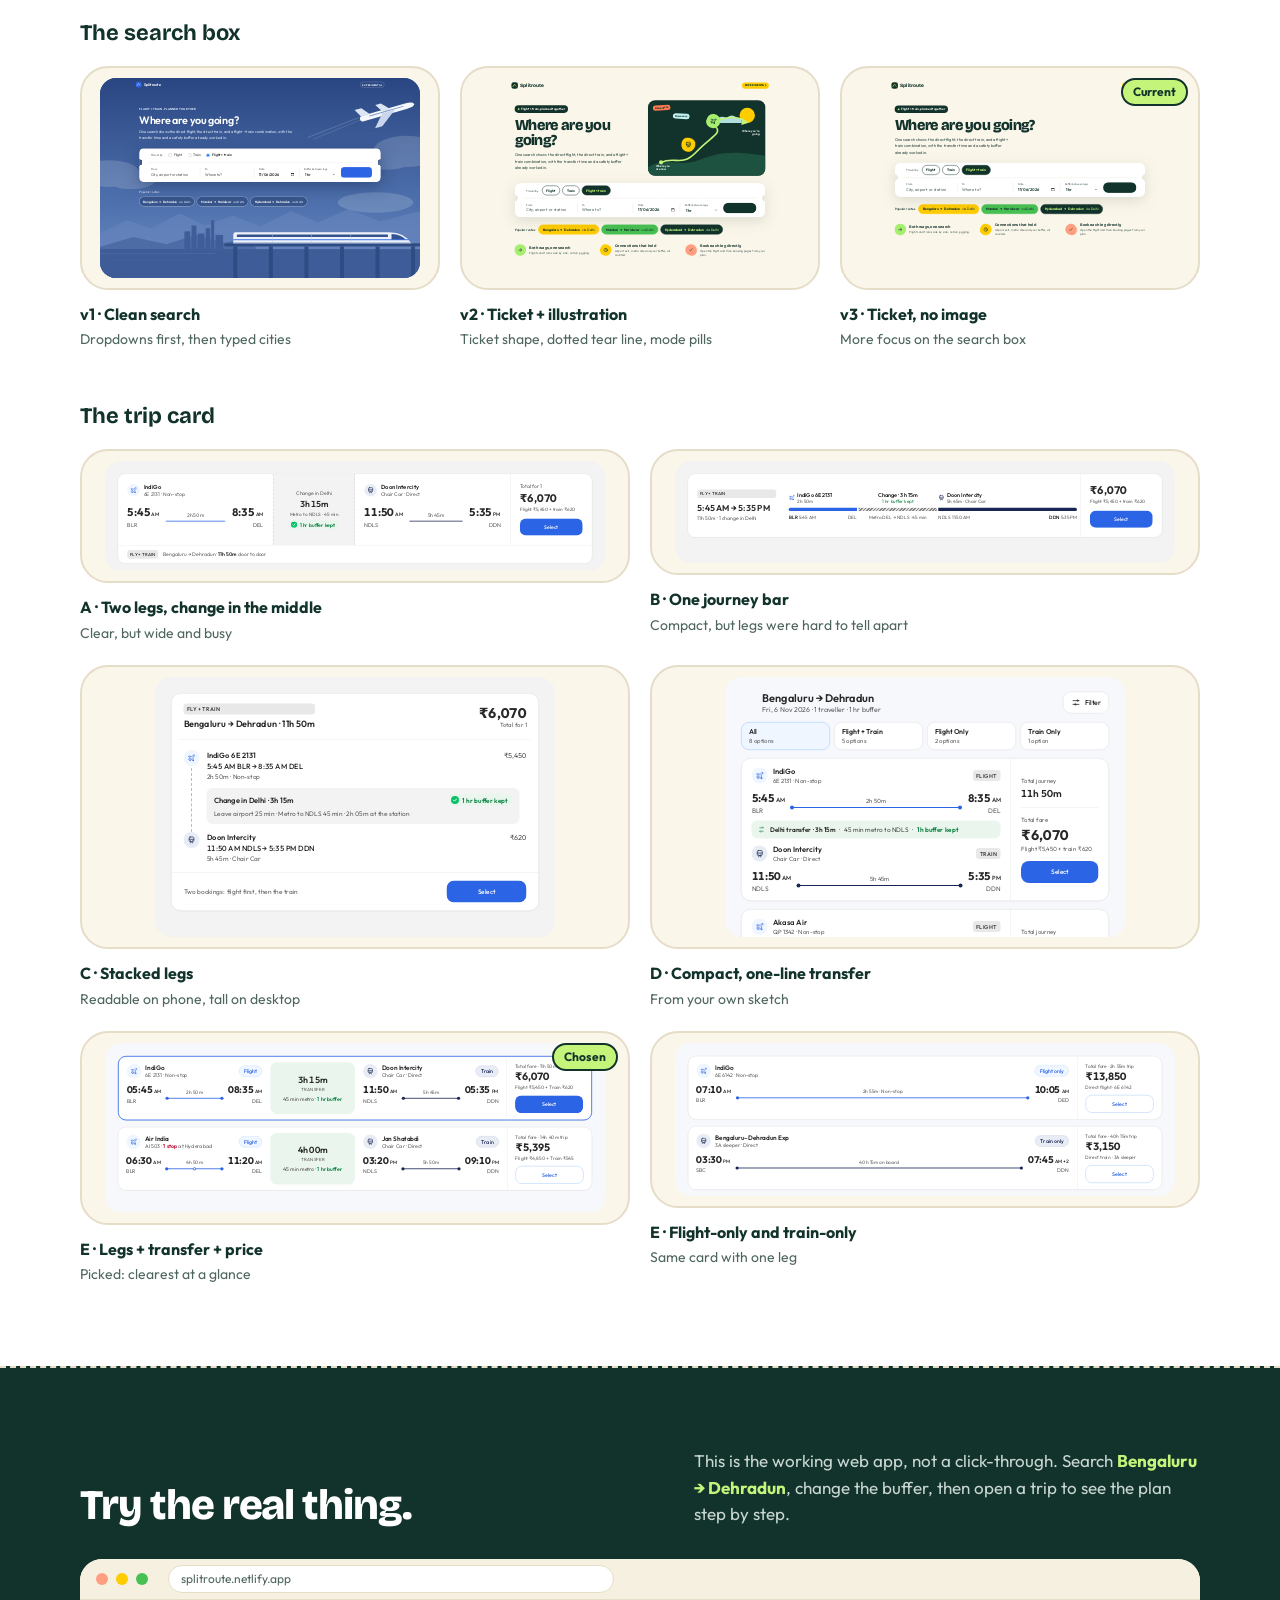
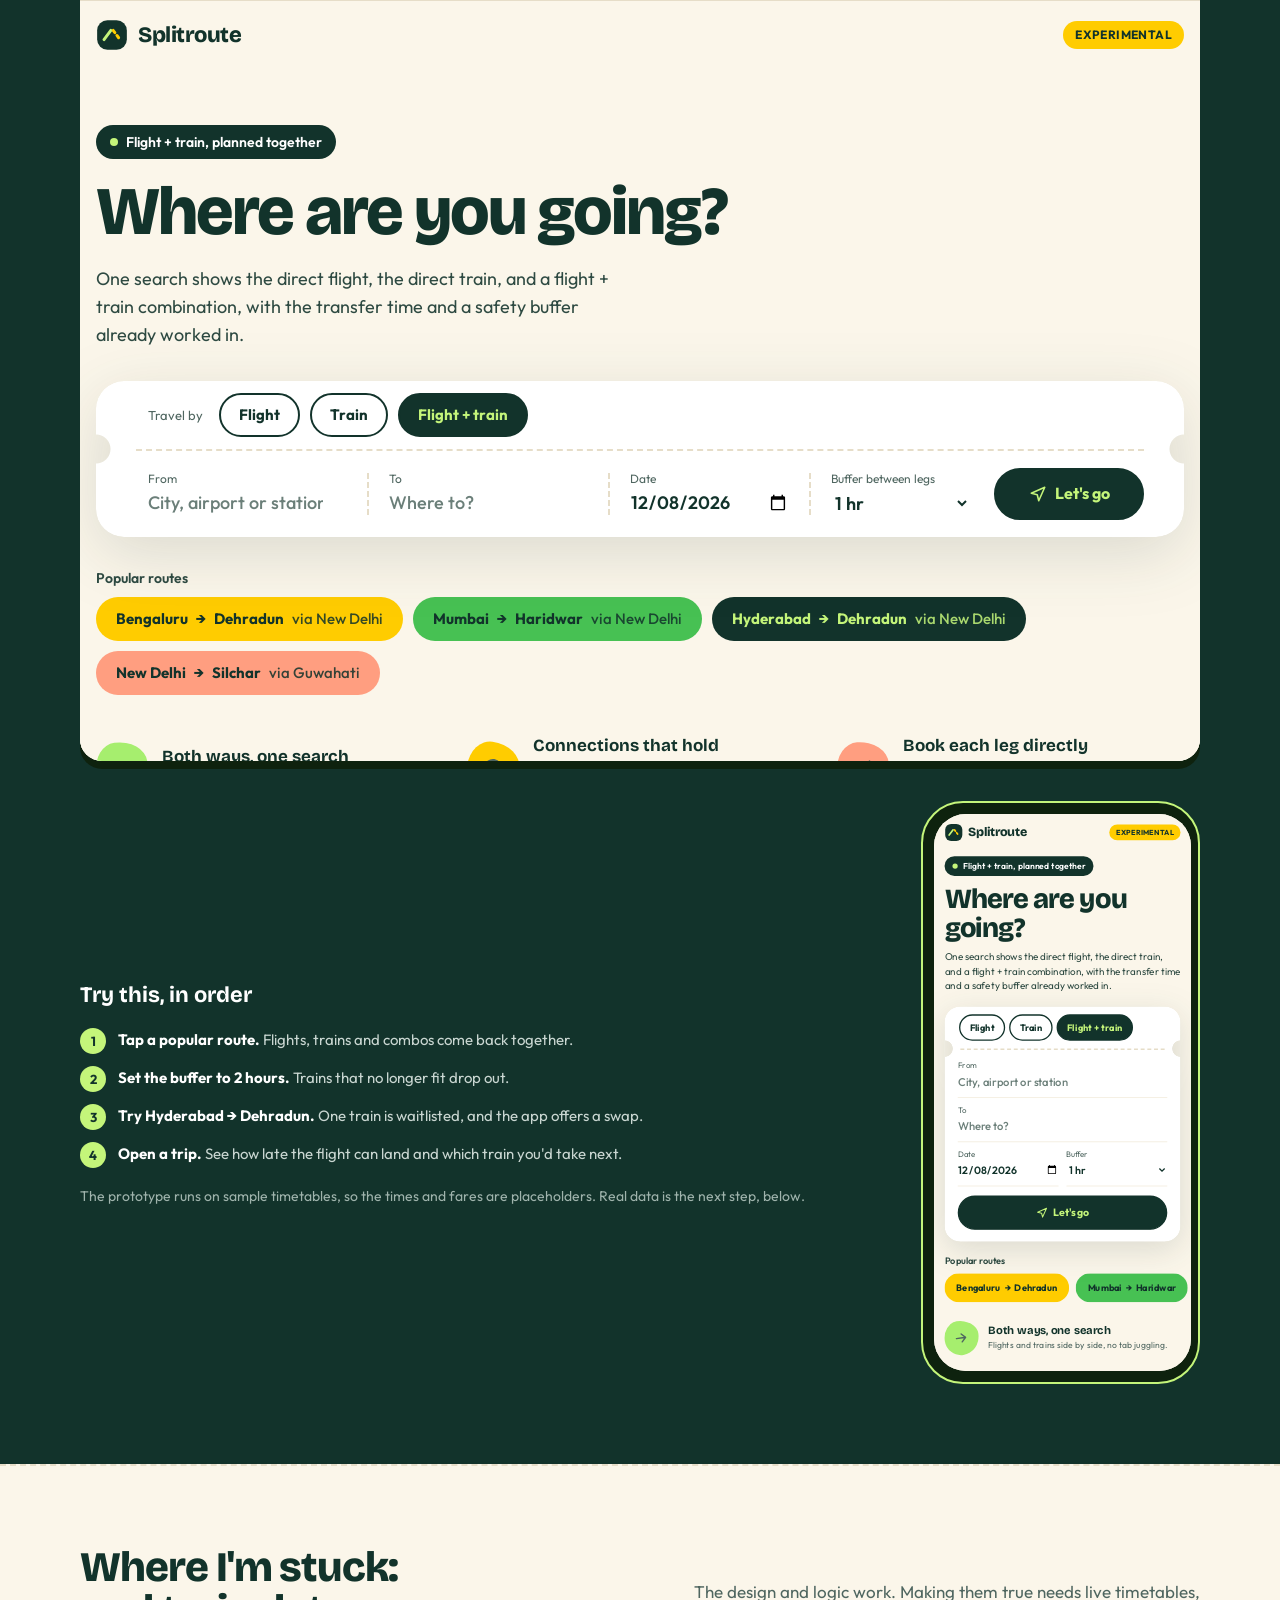
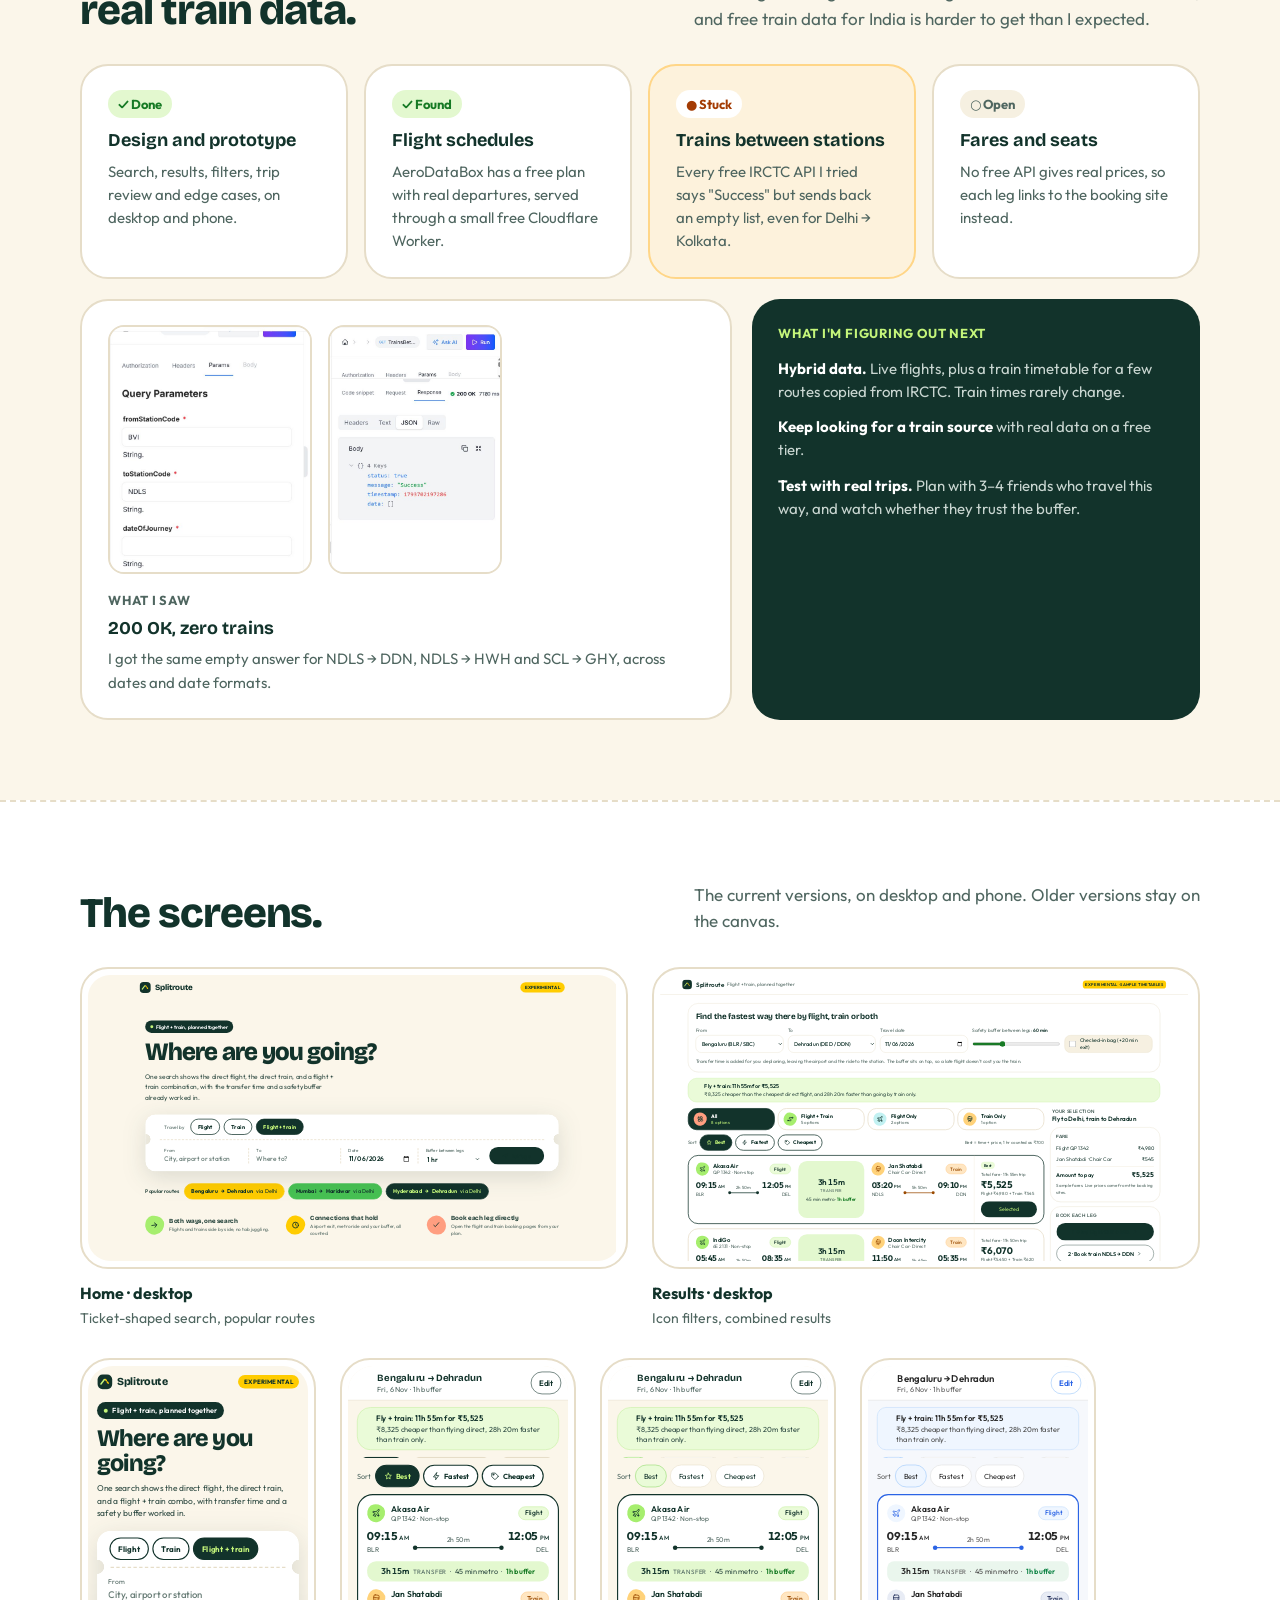
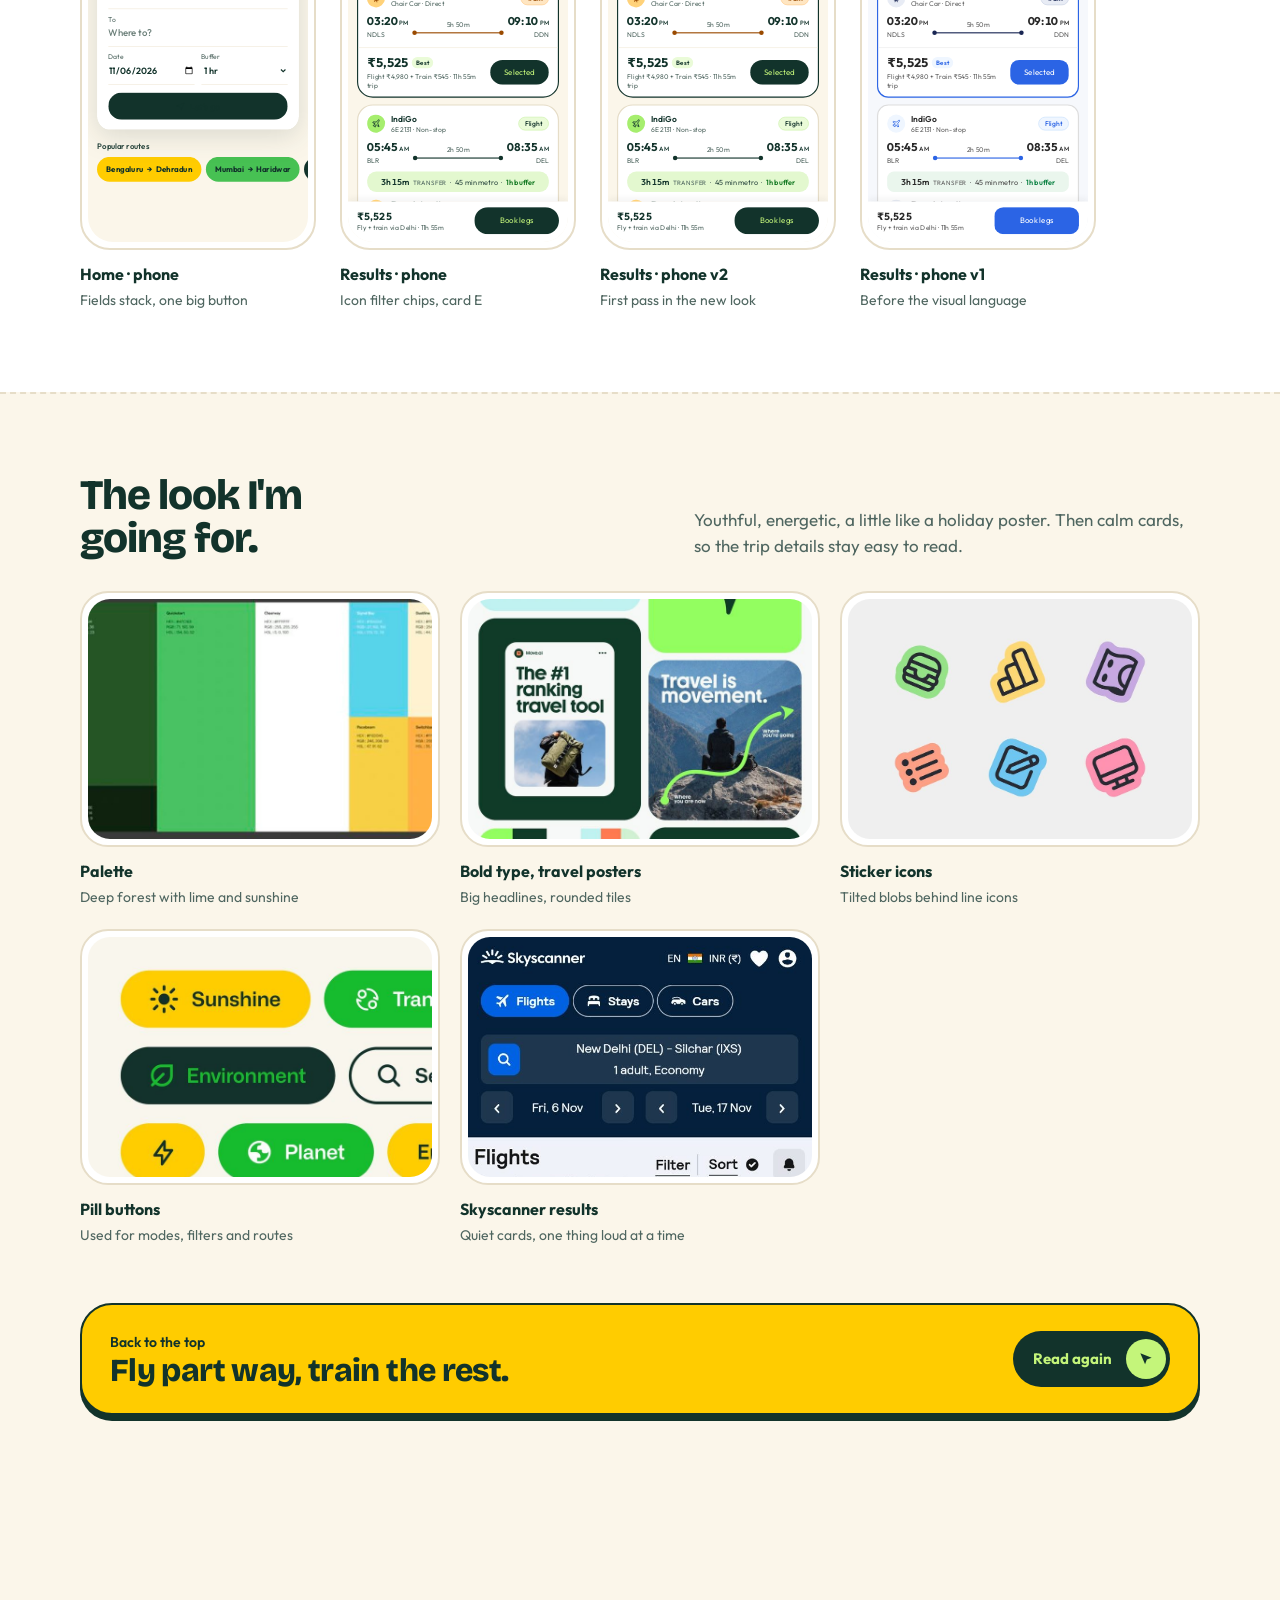
<file: splitroute.html>
<!doctype html>
<html lang="en">
<head>
  <meta charset="utf-8">
  <meta name="viewport" content="width=device-width, initial-scale=1">
  <title>Splitroute case study — Aniket</title>
  <meta name="description" content="Aniket maps the journey so every ride feels easy. UI/UX designer at WTi Cabs, NIFT Delhi 2025.">
  <meta property="og:title" content="Aniket — UI/UX & Product Designer">
  <meta property="og:description" content="Portfolio of Aniket, UI/UX designer at WTi Cabs, NIFT Delhi 2025.">
  <meta property="og:image" content="images/og.jpg">
  <link rel="icon" href="images/about/logo.png">
  <link rel="preconnect" href="https://fonts.googleapis.com">
  <link rel="preconnect" href="https://fonts.gstatic.com" crossorigin>
  <link href="https://fonts.googleapis.com/css2?family=Funnel+Display:wght@300;400;500;600;700;800&family=Instrument+Serif:ital@0;1&family=Caveat:wght@600;700&family=Space+Mono:wght@400;700&display=swap" rel="stylesheet">
  <style>
    html { scroll-behavior: smooth; }
    body { margin: 0; background: #f3eee2; -webkit-font-smoothing: antialiased; overflow-x: clip; }
    section { scroll-margin-top: 0; }
    .mock { pointer-events: none; }  /* thumbnails are pictures, not buttons */
    #root:empty::before { content: "Loading…"; display: block; padding: 40px; font-family: sans-serif; color: #14213d; }
  </style>
</head>
<body data-page="case:SplitrouteCase-ut6p">
  <div id="root"></div>
  <noscript>This portfolio needs JavaScript turned on.</noscript>
  <script src="config.js"></script>
  <script src="boards.js"></script>
  <script src="app.js"></script>
</body>
</html>
</file>
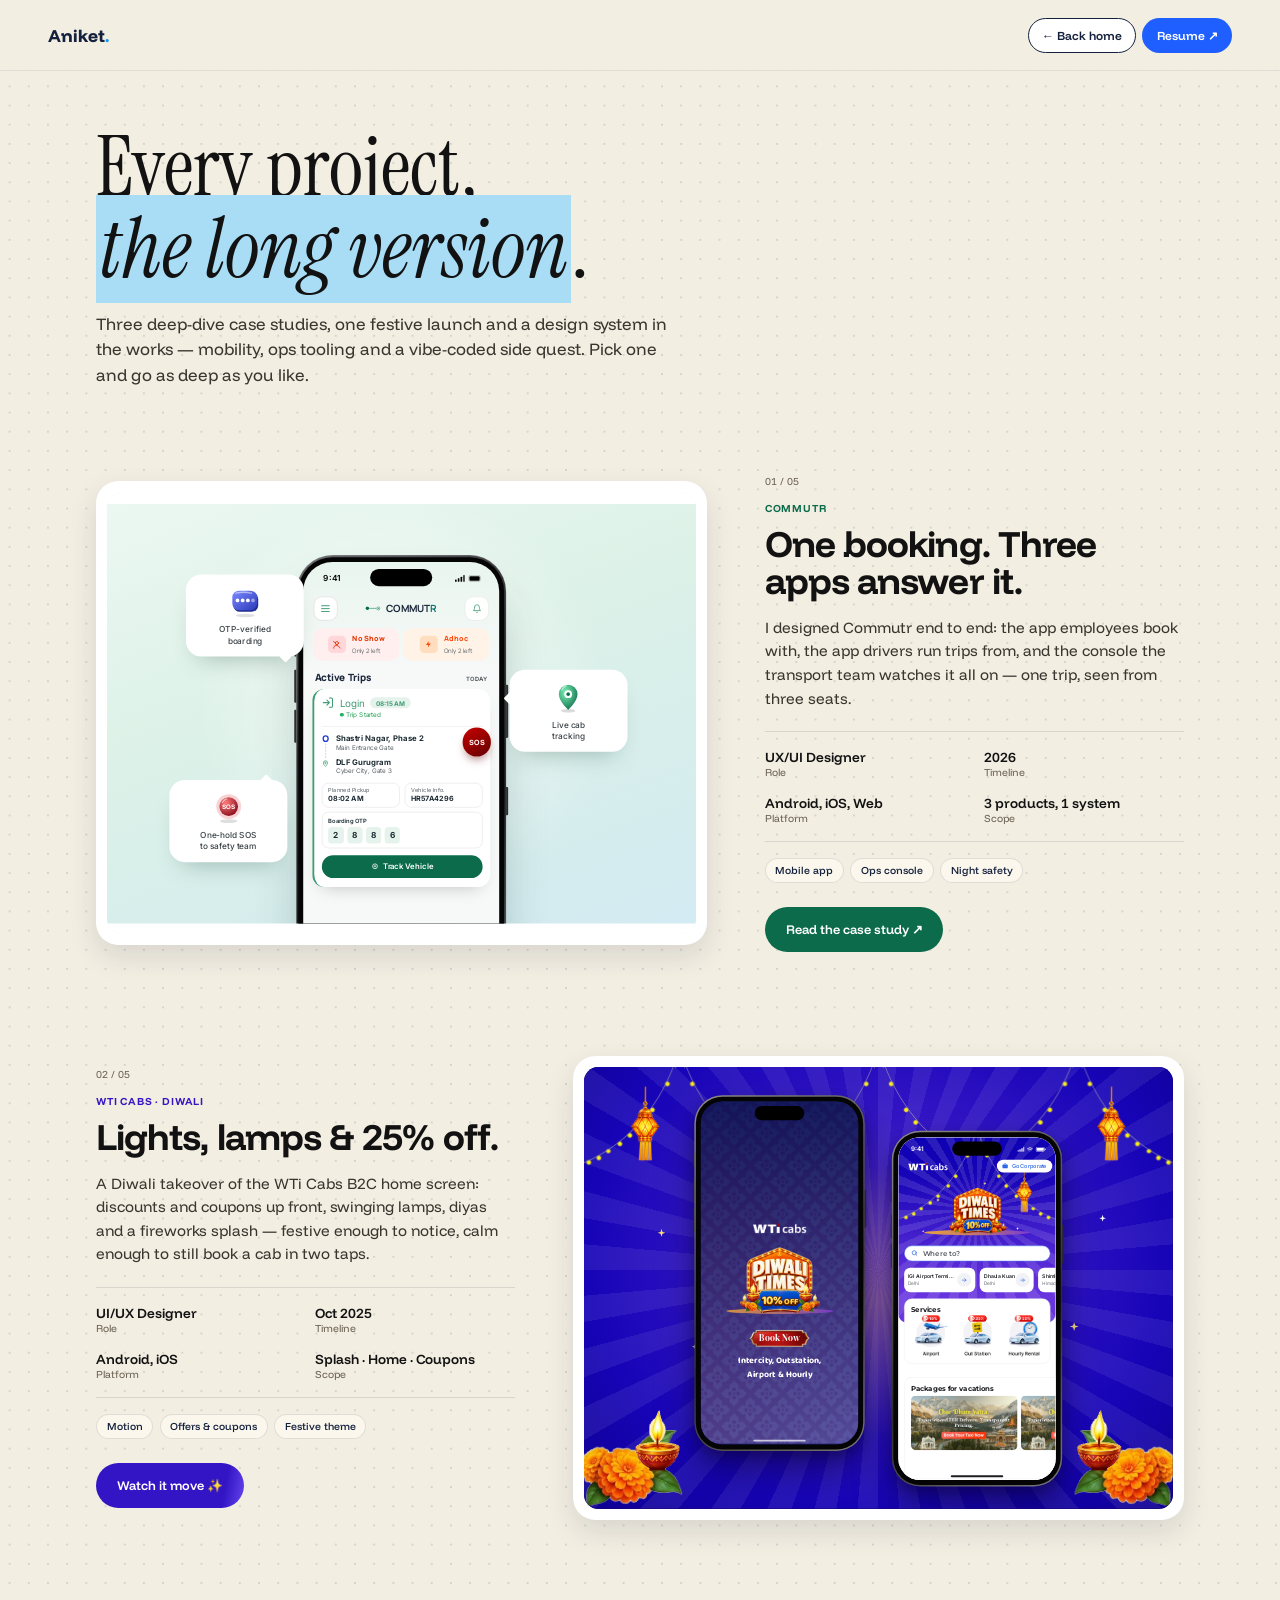
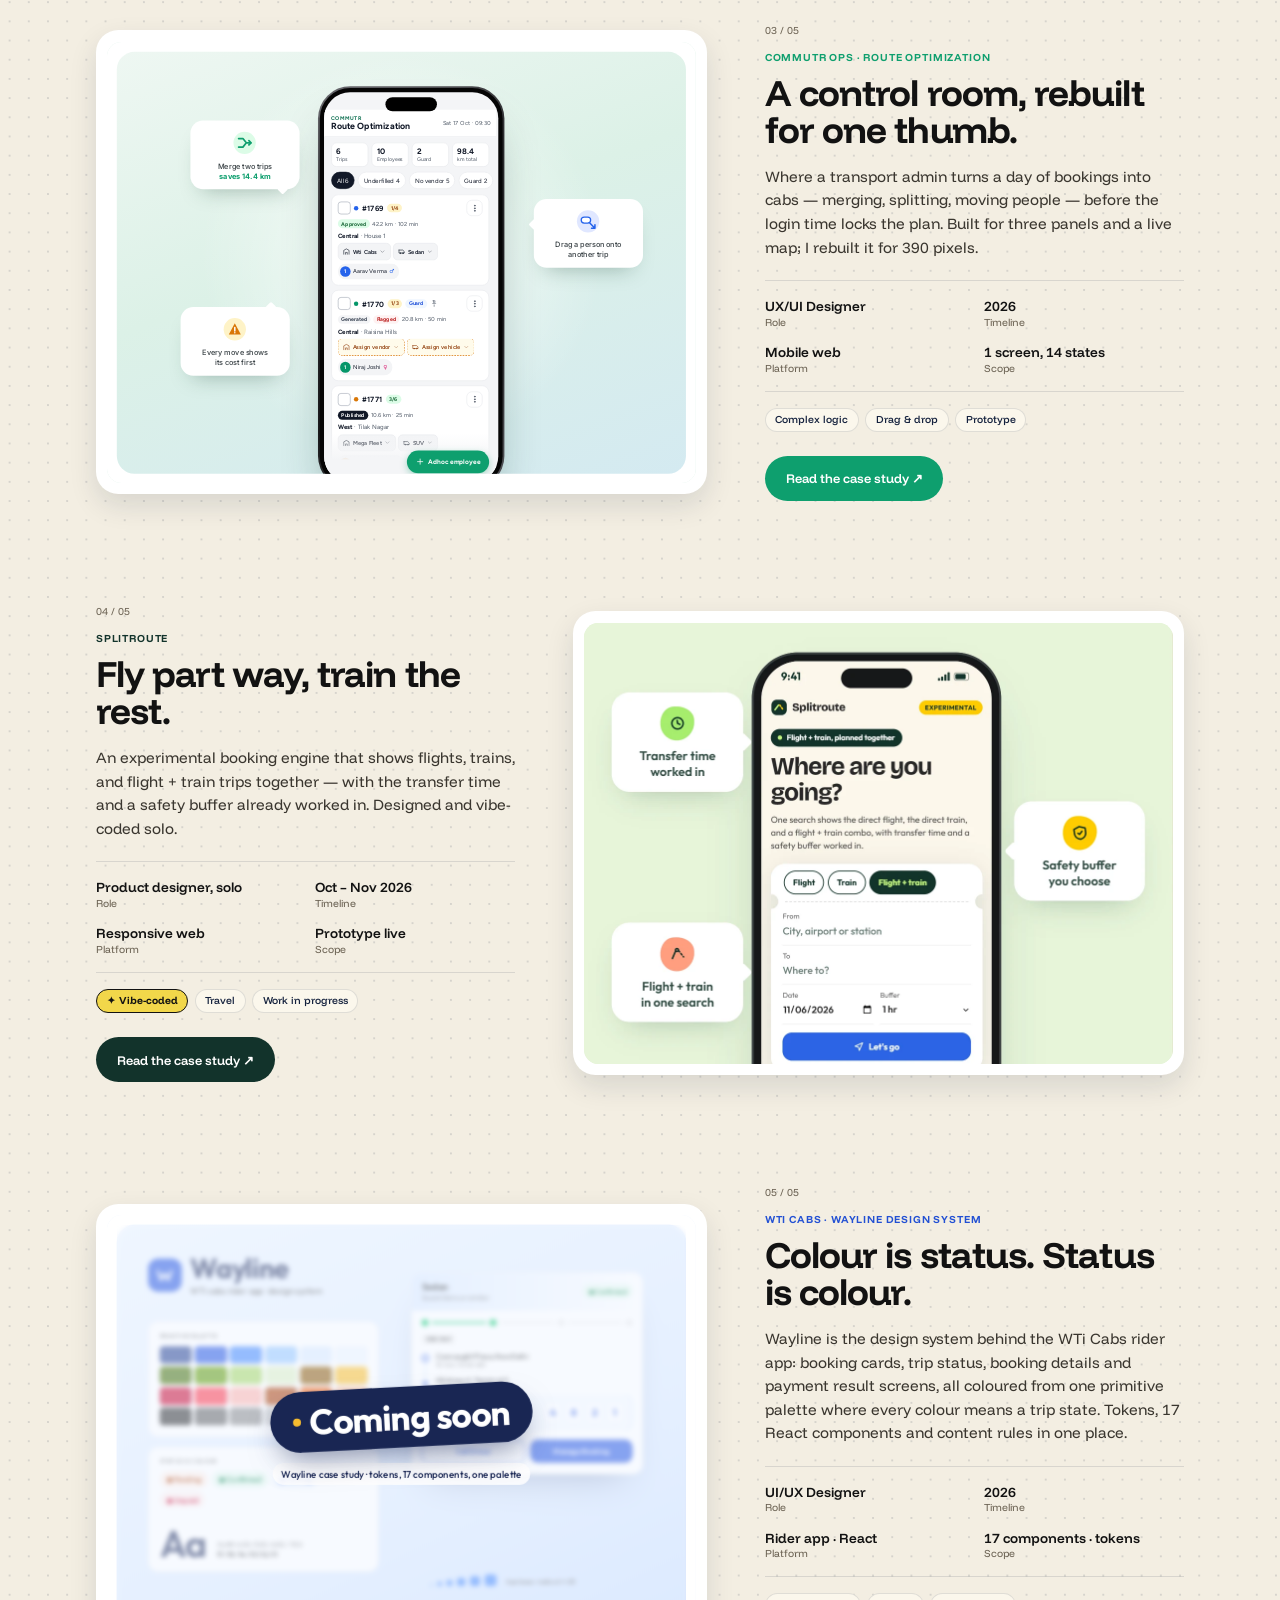
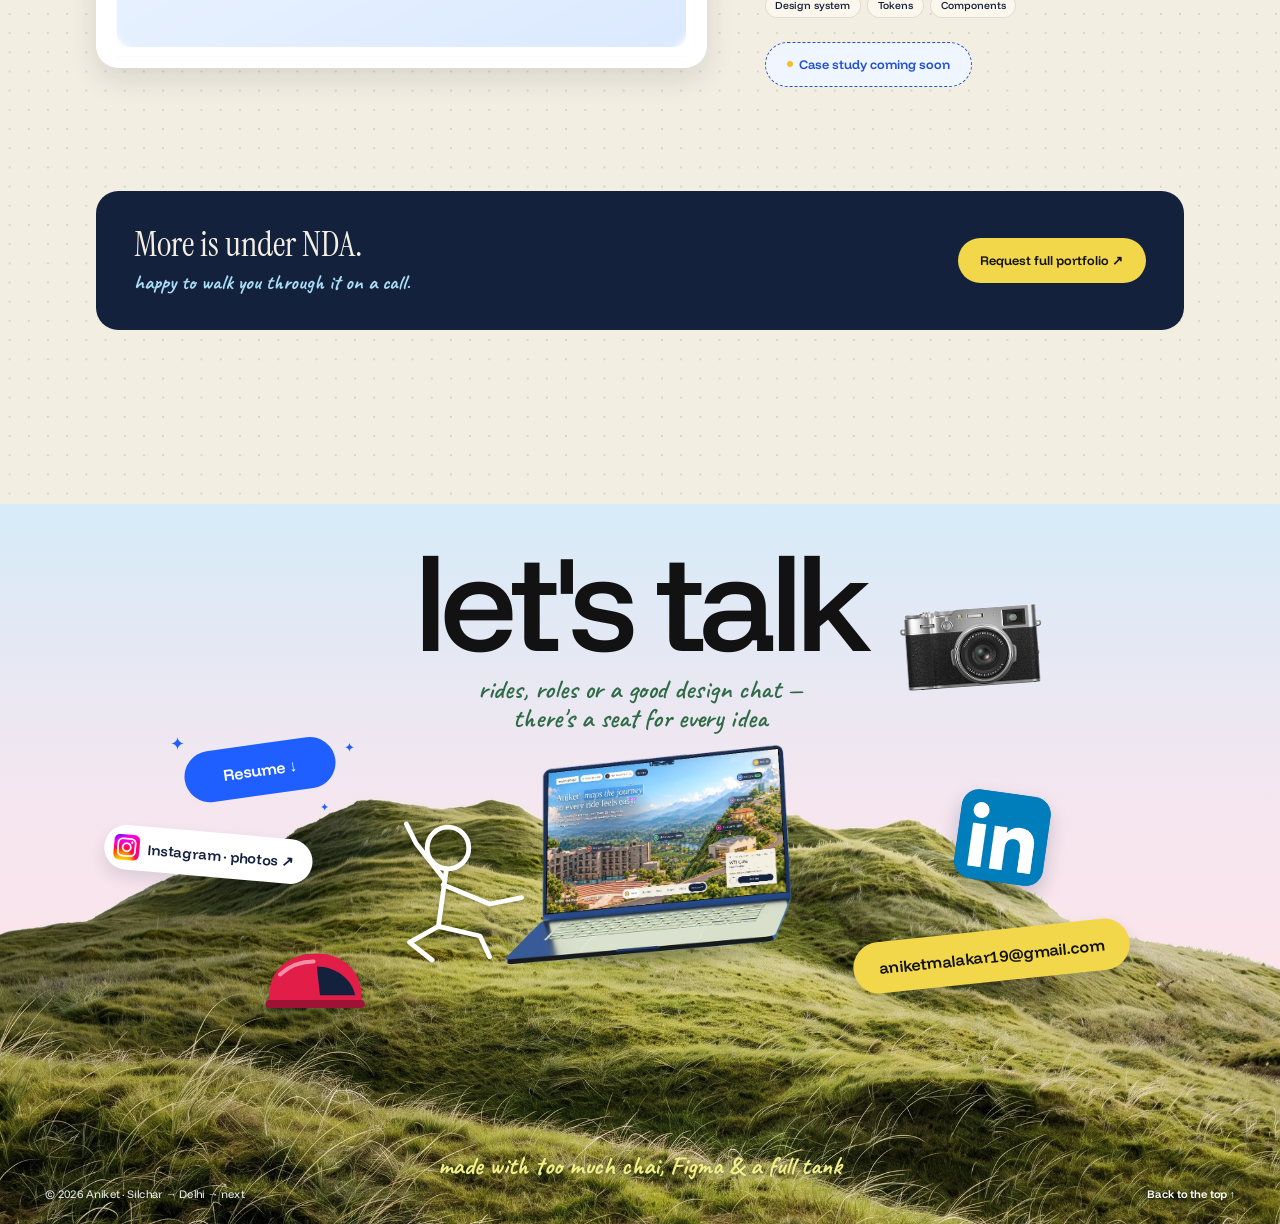
<file: work.html>
<!doctype html>
<html lang="en">
<head>
  <meta charset="utf-8">
  <meta name="viewport" content="width=device-width, initial-scale=1">
  <title>All projects — Aniket, UI/UX Designer</title>
  <meta name="description" content="Aniket maps the journey so every ride feels easy. UI/UX designer at WTi Cabs, NIFT Delhi 2025.">
  <meta property="og:title" content="Aniket — UI/UX & Product Designer">
  <meta property="og:description" content="Portfolio of Aniket, UI/UX designer at WTi Cabs, NIFT Delhi 2025.">
  <meta property="og:image" content="images/og.jpg">
  <link rel="icon" href="images/about/logo.png">
  <link rel="preconnect" href="https://fonts.googleapis.com">
  <link rel="preconnect" href="https://fonts.gstatic.com" crossorigin>
  <link href="https://fonts.googleapis.com/css2?family=Funnel+Display:wght@300;400;500;600;700;800&family=Instrument+Serif:ital@0;1&family=Caveat:wght@600;700&family=Space+Mono:wght@400;700&display=swap" rel="stylesheet">
  <style>
    html { scroll-behavior: smooth; }
    body { margin: 0; background: #f3eee2; -webkit-font-smoothing: antialiased; overflow-x: clip; }
    section { scroll-margin-top: 0; }
    .mock { pointer-events: none; }  /* thumbnails are pictures, not buttons */
    #root:empty::before { content: "Loading…"; display: block; padding: 40px; font-family: sans-serif; color: #14213d; }
  </style>
</head>
<body data-page="work">
  <div id="root"></div>
  <noscript>This portfolio needs JavaScript turned on.</noscript>
  <script src="config.js"></script>
  <script src="boards.js"></script>
  <script src="app.js"></script>
</body>
</html>
</file>
